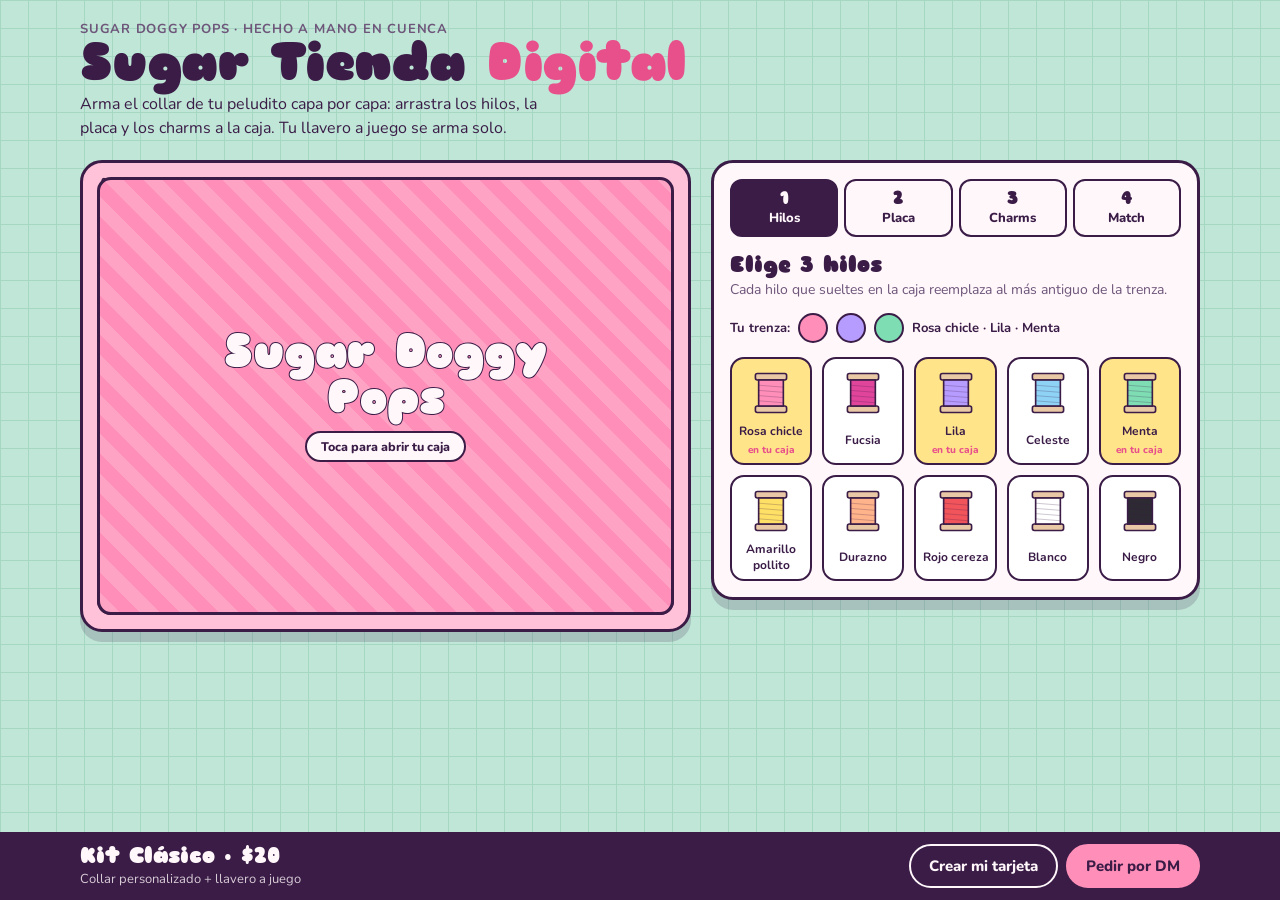
<file: studio/index.html>
<!doctype html>
<html lang="es">
<head>
<meta charset="utf-8">
<meta name="viewport" content="width=device-width,initial-scale=1,viewport-fit=cover">
<title>Sugar Tienda Digital</title>
<meta name="claude:viewport-fit-sides" content="cover">
<link rel="preconnect" href="https://fonts.googleapis.com">
<link rel="stylesheet" href="https://fonts.googleapis.com/css2?family=Sniglet:wght@400;800&family=Nunito:wght@500;700;800&display=swap">
<style>
/* Layout: a craft workbench seen from above — mint cutting mat, an open gift box in the middle holding the collar, trays of materials beside it. One deliberate pastel world, single theme by choice. */
:root{
  --mat:#BFE6D6;        /* cutting mat */
  --mat-line:#A6D7C3;
  --ink:#3A1C47;        /* deep plum, all text and outlines */
  --ink-soft:#6E557A;
  --pink:#FF8FB8;       /* brand candy pink */
  --pink-deep:#E8508C;
  --butter:#FFE48A;
  --lilac:#CDB6FF;
  --paper:#FFF7FA;
  --box:#FFC2D8;
  --silver:#CFD5DD;
  --display:"Sniglet","Arial Rounded MT Bold","Trebuchet MS",sans-serif;
  --body:"Nunito","Avenir Next","Segoe UI",system-ui,sans-serif;
  color-scheme:light;
}
*{box-sizing:border-box}
[hidden]{display:none!important}
html,body{min-height:100%}
body{
  margin:0;font-family:var(--body);color:var(--ink);font-size:15px;
  background-color:var(--mat);
  background-image:
    linear-gradient(var(--mat-line) 1px,transparent 1px),
    linear-gradient(90deg,var(--mat-line) 1px,transparent 1px);
  background-size:28px 28px;
  padding-left:max(16px,env(safe-area-inset-left,0px));
  padding-right:max(16px,env(safe-area-inset-right,0px));
  padding-block:20px 140px;
}
.wrap{max-width:1120px;margin:0 auto;display:grid;gap:20px}
header{display:flex;flex-wrap:wrap;align-items:flex-end;justify-content:space-between;gap:8px 20px}
h1{font-family:var(--display);font-weight:800;font-size:clamp(30px,6vw,52px);line-height:.95;margin:0;letter-spacing:-.01em;text-wrap:balance}
h1 span{color:var(--pink-deep)}
.tag{font-size:13px;font-weight:700;color:var(--ink-soft);letter-spacing:.06em;text-transform:uppercase}
.lede{margin:6px 0 0;max-width:46ch;font-size:16px;line-height:1.45}

.bench{display:grid;gap:20px;align-items:start}
@media (min-width:900px){.bench{grid-template-columns:minmax(0,1.25fr) minmax(0,1fr)}}

/* the gift box */
.stage{position:relative;background:var(--box);border:3px solid var(--ink);border-radius:22px;padding:14px;box-shadow:0 10px 0 rgba(58,28,71,.18)}
.ruler{height:22px;margin:0 4px 10px;border-bottom:2px solid var(--ink);
  background:
    repeating-linear-gradient(90deg,var(--ink) 0 2px,transparent 2px 40px) bottom/100% 14px no-repeat,
    repeating-linear-gradient(90deg,var(--ink) 0 1px,transparent 1px 8px) bottom/100% 6px no-repeat;
  display:flex;justify-content:space-between;font-size:10px;font-weight:800;color:var(--ink);line-height:1}
.inner{position:relative;background:var(--paper);border:3px solid var(--ink);border-radius:14px;overflow:hidden;
  background-image:radial-gradient(rgba(255,143,184,.28) 2px,transparent 2.5px);background-size:22px 22px}
.inner.over{outline:4px dashed var(--pink-deep);outline-offset:-10px}
.inner.pop{animation:pop .45s cubic-bezier(.3,1.6,.5,1)}
@keyframes pop{0%{transform:scale(1)}40%{transform:scale(1.025,.975)}100%{transform:scale(1)}}
#art{display:block;width:100%;height:auto;aspect-ratio:600/420;max-width:100%}
.hint{position:absolute;left:12px;bottom:10px;font-size:12px;font-weight:800;background:var(--butter);border:2px solid var(--ink);border-radius:999px;padding:3px 10px}
.lid{position:absolute;inset:14px;border-radius:14px;border:3px solid var(--ink);background:var(--pink);display:grid;place-items:center;text-align:center;cursor:pointer;z-index:3;
  transition:transform .8s cubic-bezier(.6,-0.3,.4,1.2),opacity .5s .4s;
  background-image:repeating-linear-gradient(45deg,rgba(255,255,255,.18) 0 14px,transparent 14px 28px)}
.lid b{font-family:var(--display);font-size:clamp(28px,6vw,46px);color:var(--paper);-webkit-text-stroke:2px var(--ink);paint-order:stroke;display:block;line-height:1}
.lid small{display:inline-block;margin-top:10px;font-weight:800;background:var(--paper);border:2px solid var(--ink);border-radius:999px;padding:5px 14px}
.lid.open{transform:translateY(-115%) rotate(-8deg);opacity:0;pointer-events:none}
.spark{position:absolute;width:12px;height:12px;pointer-events:none;z-index:4;
  background:var(--butter);clip-path:polygon(50% 0,62% 38%,100% 50%,62% 62%,50% 100%,38% 62%,0 50%,38% 38%);
  animation:spark .8s ease-out forwards}
@keyframes spark{from{transform:translate(0,0) scale(.4);opacity:1}to{transform:translate(var(--dx),var(--dy)) scale(1.3) rotate(90deg);opacity:0}}

/* trays */
.panel{background:var(--paper);border:3px solid var(--ink);border-radius:22px;padding:16px;display:grid;gap:14px;box-shadow:0 10px 0 rgba(58,28,71,.18)}
.steps{display:grid;grid-template-columns:repeat(4,1fr);gap:6px}
.steps button{font:800 13px var(--body);color:var(--ink);background:transparent;border:2px solid var(--ink);border-radius:12px;padding:8px 4px;cursor:pointer;display:grid;gap:2px;justify-items:center}
.steps button i{font-style:normal;font-family:var(--display);font-size:18px;line-height:1}
.steps button[aria-selected="true"]{background:var(--ink);color:var(--paper)}
.steps button.done:not([aria-selected="true"]) i::after{content:" ✓";color:var(--pink-deep)}
.trayhead h2{font-family:var(--display);font-weight:800;font-size:22px;margin:0}
.trayhead p{margin:2px 0 0;color:var(--ink-soft);font-size:14px}
.tray{display:grid;grid-template-columns:repeat(auto-fill,minmax(78px,1fr));gap:10px}
.item{touch-action:none;user-select:none;-webkit-user-select:none;font:700 12px var(--body);color:var(--ink);background:#fff;border:2px solid var(--ink);border-radius:14px;padding:8px 4px 6px;cursor:grab;display:grid;justify-items:center;gap:4px;transition:transform .15s}
.item:hover{transform:translateY(-2px) rotate(-1deg)}
.item:focus-visible,.steps button:focus-visible,.btn:focus-visible,.chip:focus-visible,input:focus-visible{outline:3px solid var(--pink-deep);outline-offset:2px}
.item svg{width:52px;height:52px;display:block}
.item.on{background:var(--butter)}
.item.on::after{content:"en tu caja";font-size:10px;font-weight:800;color:var(--pink-deep)}
.ghost{position:fixed;z-index:50;pointer-events:none;margin:0;transform:rotate(-6deg) scale(1.08);box-shadow:0 12px 20px rgba(58,28,71,.25);transition:none}
.ghost.fly{transition:all .35s cubic-bezier(.5,0,.7,1);opacity:0}
.slots{display:flex;gap:8px;align-items:center;flex-wrap:wrap;font-size:13px;font-weight:700}
.slot{width:30px;height:30px;border-radius:50%;border:2px solid var(--ink)}
.field{display:grid;gap:4px;font-weight:800;font-size:13px}
.field input{font:800 18px var(--display);letter-spacing:.04em;color:var(--ink);background:#fff;border:2px solid var(--ink);border-radius:12px;padding:9px 12px;width:100%;min-width:0}
.field small{font-weight:600;color:var(--ink-soft)}
.chips{display:flex;flex-wrap:wrap;gap:6px}
.chip{font:800 13px var(--body);color:var(--ink);background:#fff;border:2px solid var(--ink);border-radius:999px;padding:5px 12px;cursor:pointer}
.chip[aria-pressed="true"]{background:var(--lilac)}

/* order bar */
.bar{position:fixed;left:0;right:0;bottom:0;z-index:20;background:var(--ink);color:var(--paper);
  padding:12px max(16px,env(safe-area-inset-right,0px)) calc(12px + env(safe-area-inset-bottom,0px)) max(16px,env(safe-area-inset-left,0px))}
.bar .in{max-width:1120px;margin:0 auto;display:flex;flex-wrap:wrap;align-items:center;justify-content:space-between;gap:10px}
.kit b{font-family:var(--display);font-size:22px;display:block;line-height:1.05}
.kit span{font-size:13px;opacity:.8}
.actions{display:flex;gap:8px;flex-wrap:wrap}
.btn{font:800 15px var(--body);border:2px solid var(--paper);border-radius:999px;padding:10px 18px;cursor:pointer;background:transparent;color:var(--paper);text-decoration:none;display:inline-block}
.btn.solid{background:var(--pink);color:var(--ink);border-color:var(--pink)}

/* sheet */
.sheet{position:fixed;inset:0;z-index:60;background:rgba(58,28,71,.55);display:grid;place-items:center;
  padding:max(16px,env(safe-area-inset-top,0px)) max(16px,env(safe-area-inset-right,0px)) max(16px,env(safe-area-inset-bottom,0px)) max(16px,env(safe-area-inset-left,0px))}
.card{background:var(--paper);border:3px solid var(--ink);border-radius:22px;padding:18px;width:min(440px,100%);max-height:100%;overflow:auto;display:grid;gap:12px}
.card h3{font-family:var(--display);font-size:24px;margin:0}
.card img{width:100%;border-radius:14px;border:2px solid var(--ink)}
.card textarea{width:100%;min-height:190px;font:600 14px/1.45 var(--body);color:var(--ink);border:2px solid var(--ink);border-radius:12px;padding:10px;resize:vertical}
.card p{margin:0;font-size:14px;line-height:1.45}
.card .actions .btn{color:var(--ink);border-color:var(--ink)}
.card .actions .btn.solid{border-color:var(--ink)}
.note{font-size:12px;color:var(--ink-soft)}
@media (prefers-reduced-motion:reduce){*,*::before,*::after{animation:none!important;transition:none!important}}
</style>
</head>
<body>

<div class="wrap">
  <header>
    <div>
      <div class="tag">Sugar Doggy Pops · Hecho a mano en Cuenca</div>
      <h1>Sugar Tienda <span>Digital</span></h1>
      <p class="lede">Arma el collar de tu peludito capa por capa: arrastra los hilos, la placa y los charms a la caja. Tu llavero a juego se arma solo.</p>
    </div>
  </header>

  <div class="bench">
    <section class="stage" aria-label="Tu caja Sugar Doggy Pops">
      <div class="ruler" aria-hidden="true"><span>0</span><span>5</span><span>10</span><span>15</span><span>20</span><span>25 cm</span></div>
      <div class="inner" id="drop">
        <svg id="art" viewBox="0 0 600 420" role="img" aria-label="Vista previa del collar y llavero"></svg>
        <span class="hint" id="hint">Arrastra aquí ↓ o toca un material</span>
      </div>
      <div class="lid" id="lid" role="button" tabindex="0" aria-label="Abrir la caja">
        <div><b>Sugar Doggy<br>Pops</b><small>Toca para abrir tu caja</small></div>
      </div>
    </section>

    <section class="panel" aria-label="Materiales">
      <div class="steps" role="tablist" id="steps"></div>
      <div class="trayhead"><h2 id="tt"></h2><p id="td"></p></div>
      <div id="extra"></div>
      <div class="tray" id="tray"></div>
    </section>
  </div>
</div>

<div class="bar">
  <div class="in">
    <div class="kit"><b id="kitName">Kit Clásico · $20</b><span id="kitDesc">Collar personalizado + llavero a juego</span></div>
    <div class="actions">
      <button class="btn" id="shareBtn" type="button">Crear mi tarjeta</button>
      <button class="btn solid" id="orderBtn" type="button">Pedir por DM</button>
    </div>
  </div>
</div>

<div class="sheet" id="sheet" hidden>
  <div class="card" id="sheetCard" role="dialog" aria-modal="true"></div>
</div>

<script>
const INK='#3A1C47';
const THREADS=[
  {id:'rosa',name:'Rosa chicle',c:'#FF8FB8'},{id:'fucsia',name:'Fucsia',c:'#E0459B'},
  {id:'lila',name:'Lila',c:'#B79CFF'},{id:'celeste',name:'Celeste',c:'#8ED3F5'},
  {id:'menta',name:'Menta',c:'#7FDDB4'},{id:'pollito',name:'Amarillo pollito',c:'#FFE066'},
  {id:'durazno',name:'Durazno',c:'#FFB38A'},{id:'cereza',name:'Rojo cereza',c:'#F2545B'},
  {id:'blanco',name:'Blanco',c:'#FFFFFF'},{id:'negro',name:'Negro',c:'#2E2A33'}
];
const PLATES=[{id:'hueso',name:'Hueso'},{id:'corazon',name:'Corazón'},{id:'circulo',name:'Círculo'},{id:'estrella',name:'Estrella'}];
const CHARMS=[{id:'estrella',name:'Estrellita'},{id:'corazon',name:'Corazón'},{id:'mono',name:'Moño'},{id:'margarita',name:'Margarita'},{id:'cereza',name:'Cerezas'},{id:'brillo',name:'Brillito'},{id:'huesito',name:'Huesito'}];
const STEPS=[
  {id:'hilos',n:'1',label:'Hilos',t:'Elige 3 hilos',d:'Cada hilo que sueltes en la caja reemplaza al más antiguo de la trenza.'},
  {id:'placa',n:'2',label:'Placa',t:'Su placa con nombre',d:'Arrastra una forma y escribe el nombre de tu peludito.'},
  {id:'charms',n:'3',label:'Charms',t:'Charms decorativos',d:'Hasta 2. Con charms tu pedido pasa a Kit Full ($25). Toca uno puesto para quitarlo.'},
  {id:'match',n:'4',label:'Match',t:'Tu llavero a juego',d:'Misma trenza, tu palabra. Tú y tu peludito, siempre matchy.'}
];
const state={threads:['rosa','lila','menta'],plate:'corazon',name:'LOKI',phone:'',charms:[],word:'DOG MOM',step:'hilos',touched:new Set()};
const $=s=>document.querySelector(s);
const thread=id=>THREADS.find(t=>t.id===id);
const esc=s=>String(s).replace(/[&<>"]/g,c=>({'&':'&amp;','<':'&lt;','>':'&gt;','"':'&quot;'}[c]));

/* ---------- drawing ---------- */
function braidRing(cx,cy,r,cols){
  let s=`<circle cx="${cx}" cy="${cy}" r="${r}" fill="none" stroke="${INK}" stroke-width="32"/>`;
  s+=`<circle cx="${cx}" cy="${cy}" r="${r}" fill="none" stroke="${cols[0]}" stroke-width="26"/>`;
  const N=46;
  for(let i=0;i<N;i++){
    const a=i/N*Math.PI*2, t=a*180/Math.PI+90;
    const ox=cx+(r+6)*Math.cos(a), oy=cy+(r+6)*Math.sin(a);
    const ix=cx+(r-6)*Math.cos(a), iy=cy+(r-6)*Math.sin(a);
    s+=`<ellipse cx="${ox.toFixed(1)}" cy="${oy.toFixed(1)}" rx="9.5" ry="5.5" transform="rotate(${(t+38).toFixed(1)} ${ox.toFixed(1)} ${oy.toFixed(1)})" fill="${cols[i%3]}" stroke="rgba(58,28,71,.35)" stroke-width="1.2"/>`;
    s+=`<ellipse cx="${ix.toFixed(1)}" cy="${iy.toFixed(1)}" rx="9.5" ry="5.5" transform="rotate(${(t-38).toFixed(1)} ${ix.toFixed(1)} ${iy.toFixed(1)})" fill="${cols[(i+1)%3]}" stroke="rgba(58,28,71,.35)" stroke-width="1.2"/>`;
  }
  return s;
}
function braidLine(x,y1,y2,cols){
  let s=`<rect x="${x-15}" y="${y1}" width="30" height="${y2-y1}" rx="8" fill="${INK}"/><rect x="${x-12}" y="${y1+2}" width="24" height="${y2-y1-4}" rx="6" fill="${cols[0]}"/>`;
  for(let i=0,y=y1+7;y<y2-4;i++,y+=10){
    s+=`<ellipse cx="${x-5}" cy="${y}" rx="8.5" ry="5" transform="rotate(-38 ${x-5} ${y})" fill="${cols[i%3]}" stroke="rgba(58,28,71,.35)" stroke-width="1.2"/>`;
    s+=`<ellipse cx="${x+5}" cy="${y}" rx="8.5" ry="5" transform="rotate(38 ${x+5} ${y})" fill="${cols[(i+1)%3]}" stroke="rgba(58,28,71,.35)" stroke-width="1.2"/>`;
  }
  return s;
}
function starPts(R,r){let p=[];for(let i=0;i<10;i++){const a=-Math.PI/2+i*Math.PI/5,rr=i%2?r:R;p.push((rr*Math.cos(a)).toFixed(1)+','+(rr*Math.sin(a)).toFixed(1))}return p.join(' ')}
function plateShapes(shape,fill,stroke,sw){
  const a=`fill="${fill}" stroke="${stroke}" stroke-width="${sw}" stroke-linejoin="round"`;
  if(shape==='hueso') return `<rect x="-58" y="-21" width="116" height="42" rx="6" ${a}/><circle cx="-62" cy="-17" r="20" ${a}/><circle cx="-62" cy="17" r="20" ${a}/><circle cx="62" cy="-17" r="20" ${a}/><circle cx="62" cy="17" r="20" ${a}/>`;
  if(shape==='corazon') return `<path d="M0,46 C-92,-4 -60,-68 0,-30 C60,-68 92,-4 0,46Z" ${a}/>`;
  if(shape==='circulo') return `<circle r="44" ${a}/>`;
  return `<polygon points="${starPts(56,28)}" ${a}/>`;
}
const PLATE_W={hueso:150,corazon:96,circulo:78,estrella:58};
function plate(shape,x,y,text,s=1){
  const len=Math.max(text.length,1), w=PLATE_W[shape];
  const fs=Math.min(shape==='hueso'?34:26,w/(len*0.66));
  const ty=shape==='corazon'?2:shape==='estrella'?6:0;
  return `<g transform="translate(${x} ${y}) scale(${s})">${plateShapes(shape,INK,INK,8)}${plateShapes(shape,'#fff','none',0)}
  <text x="0" y="${ty}" text-anchor="middle" dominant-baseline="central" font-family="Sniglet,'Arial Rounded MT Bold',sans-serif" font-weight="800" font-size="${fs.toFixed(1)}" fill="${INK}">${esc(text)}</text></g>`;
}
function charm(id,x,y,s=1){
  const o=`stroke="${INK}" stroke-width="2.5" stroke-linejoin="round"`;
  let g='';
  if(id==='estrella') g=`<polygon points="${starPts(17,8)}" fill="#FFE066" ${o}/>`;
  else if(id==='corazon') g=`<path d="M0,15 C-26,-1 -18,-21 0,-9 C18,-21 26,-1 0,15Z" fill="#FF8FB8" ${o}/>`;
  else if(id==='mono') g=`<path d="M0,0 L-18,-11 L-18,11Z M0,0 L18,-11 L18,11Z" fill="#CDB6FF" ${o}/><circle r="5.5" fill="#CDB6FF" ${o}/>`;
  else if(id==='margarita'){for(let i=0;i<6;i++){const a=i*Math.PI/3;g+=`<circle cx="${(10*Math.cos(a)).toFixed(1)}" cy="${(10*Math.sin(a)).toFixed(1)}" r="7" fill="#fff" ${o}/>`}g+=`<circle r="6" fill="#FFE066" ${o}/>`}
  else if(id==='cereza') g=`<path d="M-7,4 Q-4,-14 4,-18 Q4,-6 9,6" fill="none" stroke="#3E9C6B" stroke-width="3" stroke-linecap="round"/><circle cx="-8" cy="8" r="8" fill="#F2545B" ${o}/><circle cx="9" cy="9" r="8" fill="#F2545B" ${o}/>`;
  else if(id==='brillo') g=`<path d="M0,-19 Q3,-3 19,0 Q3,3 0,19 Q-3,3 -19,0 Q-3,-3 0,-19Z" fill="#FFE48A" ${o}/>`;
  else g=`<g transform="scale(.26)">${plateShapes('hueso',INK,INK,14)}${plateShapes('hueso','#fff','none',0)}</g>`;
  return `<g transform="translate(${x} ${y}) scale(${s})">${g}</g>`;
}

function drawArt(){
  const cols=state.threads.map(id=>thread(id).c);
  const cx=215,cy=178,r=116;
  let s=`<g>`;
  // collar
  s+=braidRing(cx,cy,r,cols);
  // buckle
  s+=`<rect x="${cx-22}" y="${cy-r-24}" width="44" height="48" rx="9" fill="${'#CFD5DD'}" stroke="${INK}" stroke-width="3"/><rect x="${cx-12}" y="${cy-r-12}" width="24" height="24" rx="5" fill="#F4F6F9" stroke="${INK}" stroke-width="2.5"/>`;
  // charms hang beside the plate
  const ang=[42,138];
  state.charms.forEach((c,i)=>{
    const a=ang[i]*Math.PI/180, hx=cx+(r+10)*Math.cos(a), hy=cy+(r+10)*Math.sin(a);
    s+=`<line x1="${hx.toFixed(1)}" y1="${hy.toFixed(1)}" x2="${hx.toFixed(1)}" y2="${(hy+16).toFixed(1)}" stroke="${INK}" stroke-width="2.5"/>`;
    s+=`<circle cx="${hx.toFixed(1)}" cy="${hy.toFixed(1)}" r="5" fill="none" stroke="#B9C0CA" stroke-width="3"/>`;
    s+=charm(c,hx,hy+34,1.25);
  });
  // plate
  const py=cy+r+64;
  s+=`<circle cx="${cx}" cy="${cy+r+14}" r="9" fill="none" stroke="${INK}" stroke-width="7"/><circle cx="${cx}" cy="${cy+r+14}" r="9" fill="none" stroke="#CFD5DD" stroke-width="4"/>`;
  s+=plate(state.plate,cx,py,state.name||'NOMBRE',0.95);
  if(state.phone.trim()) s+=`<text x="${cx}" y="${py+60}" text-anchor="middle" font-family="Nunito,sans-serif" font-weight="800" font-size="12" fill="${INK}">atrás: ${esc(state.phone.trim())}</text>`;
  // keychain
  const kx=478;
  s+=`<circle cx="${kx}" cy="64" r="25" fill="none" stroke="${INK}" stroke-width="10"/><circle cx="${kx}" cy="64" r="25" fill="none" stroke="#CFD5DD" stroke-width="6"/>`;
  s+=braidLine(kx,86,228,cols);
  const word=(state.word||'DOG MOM').trim(), ww=Math.min(178,Math.max(90,word.length*17+28));
  s+=`<rect x="${kx-ww/2}" y="236" width="${ww}" height="48" rx="14" fill="#fff" stroke="${INK}" stroke-width="4"/>`;
  s+=`<text x="${kx}" y="261" text-anchor="middle" dominant-baseline="central" font-family="Sniglet,'Arial Rounded MT Bold',sans-serif" font-weight="800" font-size="${Math.min(24,(ww-20)/(word.length*.62)).toFixed(1)}" fill="${INK}">${esc(word)}</text>`;
  s+=`<text x="${kx}" y="312" text-anchor="middle" font-family="Nunito,sans-serif" font-weight="800" font-size="13" fill="${INK}" opacity=".6">llavero a juego</text>`;
  s+=`</g>`;
  $('#art').innerHTML=s;
}

/* ---------- trays ---------- */
function mini(inner,vb='-40 -40 80 80'){return `<svg viewBox="${vb}" aria-hidden="true">${inner}</svg>`}
function spool(c){return `<rect x="-24" y="-30" width="48" height="10" rx="3" fill="#E9C9A5" stroke="${INK}" stroke-width="2.5"/><rect x="-24" y="20" width="48" height="10" rx="3" fill="#E9C9A5" stroke="${INK}" stroke-width="2.5"/><rect x="-19" y="-20" width="38" height="40" fill="${c}" stroke="${INK}" stroke-width="2.5"/>`+[-12,-4,4,12].map(y=>`<line x1="-19" y1="${y}" x2="19" y2="${y+3}" stroke="rgba(58,28,71,.25)" stroke-width="1.5"/>`).join('')}

function renderSteps(){
  $('#steps').innerHTML=STEPS.map(st=>`<button type="button" role="tab" id="tab-${st.id}" aria-selected="${state.step===st.id}" class="${state.touched.has(st.id)?'done':''}" data-step="${st.id}"><i>${st.n}</i>${st.label}</button>`).join('');
}
function renderTray(){
  const st=STEPS.find(s=>s.id===state.step);
  $('#tt').textContent=st.t; $('#td').textContent=st.d;
  let extra='',items='';
  if(st.id==='hilos'){
    extra=`<div class="slots"><span>Tu trenza:</span>${state.threads.map(id=>`<span class="slot" title="${thread(id).name}" style="background:${thread(id).c}"></span>`).join('')}<span>${state.threads.map(id=>thread(id).name).join(' · ')}</span></div>`;
    items=THREADS.map(t=>`<button type="button" class="item ${state.threads.includes(t.id)?'on':''}" data-kind="hilo" data-v="${t.id}">${mini(spool(t.c))}${t.name}</button>`).join('');
  }else if(st.id==='placa'){
    extra=`<label class="field" for="nameIn">Nombre de tu peludito<input id="nameIn" maxlength="10" autocomplete="off" value="${esc(state.name)}"><small>Hasta 10 letras. Ejemplo cargado: LOKI.</small></label>
    <label class="field" for="phoneIn">Número atrás de la placa (opcional)<input id="phoneIn" inputmode="tel" maxlength="14" autocomplete="off" value="${esc(state.phone)}" placeholder="099 123 4567"><small>Incluido en el Kit Full ($25).</small></label>`;
    items=PLATES.map(p=>`<button type="button" class="item ${state.plate===p.id?'on':''}" data-kind="placa" data-v="${p.id}">${mini(`<g transform="scale(.42)">${plateShapes(p.id,INK,INK,8)}${plateShapes(p.id,'#fff','none',0)}</g>`)}${p.name}</button>`).join('');
  }else if(st.id==='charms'){
    items=CHARMS.map(c=>`<button type="button" class="item ${state.charms.includes(c.id)?'on':''}" data-kind="charm" data-v="${c.id}">${mini(charm(c.id,0,0,1.5))}${c.name}</button>`).join('');
  }else{
    const opts=['DOG MOM','CAT MOM','DOG DAD','BESTIE'];
    extra=`<label class="field" for="wordIn">Palabra de tu llavero<input id="wordIn" maxlength="10" autocomplete="off" value="${esc(state.word)}"><small>Tu nombre, DOG MOM, CAT MOM… tú eliges.</small></label>
    <div class="chips">${opts.map(o=>`<button type="button" class="chip" data-word="${o}" aria-pressed="${state.word===o}">${o}</button>`).join('')}</div>`;
  }
  $('#extra').innerHTML=extra; $('#tray').innerHTML=items; $('#tray').hidden=!items;
  const ni=$('#nameIn'); if(ni) ni.oninput=e=>{state.name=e.target.value.toUpperCase().slice(0,10);e.target.value=state.name;state.touched.add('placa');update(false)};
  const pi=$('#phoneIn'); if(pi) pi.oninput=e=>{state.phone=e.target.value;update(false)};
  const wi=$('#wordIn'); if(wi) wi.oninput=e=>{state.word=e.target.value.toUpperCase().slice(0,10);e.target.value=state.word;state.touched.add('match');update(false);document.querySelectorAll('.chip').forEach(c=>c.setAttribute('aria-pressed',c.dataset.word===state.word))};
}
function kit(){const full=state.charms.length>0||state.phone.trim()!=='';return full?{name:'Kit Full',price:25,desc:'Collar + 2 charms + número atrás + llavero a juego'}:{name:'Kit Clásico',price:20,desc:'Collar personalizado + llavero a juego'}}
function update(trays=true){
  drawArt();
  const k=kit(); $('#kitName').textContent=`${k.name} · $${k.price}`; $('#kitDesc').textContent=k.desc;
  if(trays){renderSteps();renderTray()} else renderSteps();
}

function apply(kind,v){
  if(kind==='hilo'){ if(state.threads.includes(v)) return; state.threads=[...state.threads.slice(1),v]; state.touched.add('hilos'); }
  if(kind==='placa'){ state.plate=v; state.touched.add('placa'); }
  if(kind==='charm'){
    if(state.charms.includes(v)) state.charms=state.charms.filter(c=>c!==v);
    else state.charms=[...state.charms,v].slice(-2);
    state.touched.add('charms');
  }
  update(); celebrate();
}
function celebrate(){
  const box=$('#drop'); box.classList.remove('pop'); void box.offsetWidth; box.classList.add('pop');
  $('#hint').hidden=true;
  const stage=$('.stage'), r=stage.getBoundingClientRect();
  for(let i=0;i<10;i++){
    const sp=document.createElement('span'); sp.className='spark';
    sp.style.left=(r.width*.37)+'px'; sp.style.top=(r.height*.5)+'px';
    const a=Math.random()*Math.PI*2, d=60+Math.random()*90;
    sp.style.setProperty('--dx',Math.cos(a)*d+'px'); sp.style.setProperty('--dy',Math.sin(a)*d+'px');
    stage.appendChild(sp); setTimeout(()=>sp.remove(),850);
  }
}

/* ---------- drag & drop (pointer) ---------- */
let drag=null;
function overDrop(x,y){const r=$('#drop').getBoundingClientRect();return x>=r.left&&x<=r.right&&y>=r.top&&y<=r.bottom}
$('#tray').addEventListener('pointerdown',e=>{
  const it=e.target.closest('.item'); if(!it) return;
  drag={it,x0:e.clientX,y0:e.clientY,ghost:null,id:e.pointerId}; it.setPointerCapture(e.pointerId);
});
$('#tray').addEventListener('pointermove',e=>{
  if(!drag||e.pointerId!==drag.id) return;
  if(!drag.ghost&&Math.hypot(e.clientX-drag.x0,e.clientY-drag.y0)>6){
    const r=drag.it.getBoundingClientRect(), g=drag.it.cloneNode(true);
    g.classList.add('ghost'); g.style.width=r.width+'px'; g.style.left=r.left+'px'; g.style.top=r.top+'px';
    drag.dx=e.clientX-r.left; drag.dy=e.clientY-r.top; document.body.appendChild(g); drag.ghost=g;
  }
  if(drag.ghost){drag.ghost.style.left=(e.clientX-drag.dx)+'px';drag.ghost.style.top=(e.clientY-drag.dy)+'px';$('#drop').classList.toggle('over',overDrop(e.clientX,e.clientY))}
});
function endDrag(e,cancel){
  if(!drag||e.pointerId!==drag.id) return;
  const {it,ghost}=drag; drag=null; $('#drop').classList.remove('over');
  if(!ghost){ if(!cancel) apply(it.dataset.kind,it.dataset.v); return; }
  if(!cancel&&overDrop(e.clientX,e.clientY)){
    const r=$('#drop').getBoundingClientRect();
    ghost.classList.add('fly'); ghost.style.left=(r.left+r.width*.33)+'px'; ghost.style.top=(r.top+r.height*.4)+'px';
    setTimeout(()=>{ghost.remove();apply(it.dataset.kind,it.dataset.v)},300);
  } else ghost.remove();
}
$('#tray').addEventListener('pointerup',e=>endDrag(e,false));
$('#tray').addEventListener('pointercancel',e=>endDrag(e,true));
$('#tray').addEventListener('keydown',e=>{const it=e.target.closest('.item');if(it&&(e.key==='Enter'||e.key===' ')){e.preventDefault();apply(it.dataset.kind,it.dataset.v)}});
$('#tray').addEventListener('click',e=>{if(e.detail===0){const it=e.target.closest('.item');if(it)apply(it.dataset.kind,it.dataset.v)}});

$('#steps').addEventListener('click',e=>{const b=e.target.closest('button');if(!b)return;state.step=b.dataset.step;if(b.dataset.step==='match')state.touched.add('match');update()});
$('#extra').addEventListener('click',e=>{const c=e.target.closest('.chip');if(!c)return;state.word=c.dataset.word;state.touched.add('match');update()});

/* ---------- lid ---------- */
const lid=$('#lid');
const openLid=()=>{if(!lid.classList.contains('open')){lid.classList.add('open');setTimeout(celebrate,450)}};
lid.addEventListener('click',openLid);
lid.addEventListener('keydown',e=>{if(e.key==='Enter'||e.key===' '){e.preventDefault();openLid()}});
setTimeout(openLid,matchMedia('(prefers-reduced-motion:reduce)').matches?0:1600);

/* ---------- order + share ---------- */
function orderText(){
  const k=kit();
  return [
    '¡Hola Sugar Doggy Pops! Quiero mi Kit Dúo Matchy 💖',
    `Kit: ${k.name} ($${k.price})`,
    `Nombre en la placa: ${state.name||'—'} (forma: ${PLATES.find(p=>p.id===state.plate).name})`,
    `Hilos: ${state.threads.map(id=>thread(id).name).join(', ')}`,
    `Charms: ${state.charms.length?state.charms.map(id=>CHARMS.find(c=>c.id===id).name).join(', '):'sin charms'}`,
    state.phone.trim()?`Número atrás de la placa: ${state.phone.trim()}`:null,
    `Llavero: ${state.word||'DOG MOM'}`,
    'Diseñado en Sugar Tienda Digital ✨'
  ].filter(Boolean).join('\n');
}
const sheet=$('#sheet'), card=$('#sheetCard');
function openSheet(html){card.innerHTML=html;sheet.hidden=false;card.querySelector('[data-close]')?.addEventListener('click',()=>sheet.hidden=true)}
sheet.addEventListener('click',e=>{if(e.target===sheet)sheet.hidden=true});
document.addEventListener('keydown',e=>{if(e.key==='Escape')sheet.hidden=true});

$('#orderBtn').addEventListener('click',()=>{
  const txt=orderText();
  openSheet(`<h3>Tu pedido está listo</h3>
  <p>Copia el mensaje y pégalo en el DM de <b>@sugardoggypops.ec</b>. Te respondemos con la confirmación y el envío a todo Ecuador.</p>
  <textarea id="orderTxt" aria-label="Mensaje del pedido" readonly>${esc(txt)}</textarea>
  <div class="actions"><button class="btn solid" id="copyBtn" type="button">Copiar pedido</button><a class="btn" href="https://ig.me/m/sugardoggypops.ec" target="_blank" rel="noopener">Abrir DM</a><button class="btn" data-close type="button">Seguir diseñando</button></div>
  <span class="note" id="copyNote"></span>`);
  $('#copyBtn').addEventListener('click',()=>{
    const ta=$('#orderTxt');
    navigator.clipboard?.writeText(txt).then(()=>{$('#copyNote').textContent='Copiado. Ahora ábrelo en el DM y pega.'}).catch(()=>{ta.focus();ta.select();$('#copyNote').textContent='Selecciona el texto y cópialo manualmente.'}) ?? (ta.select(),$('#copyNote').textContent='Selecciona el texto y cópialo manualmente.');
  });
});

$('#shareBtn').addEventListener('click',async()=>{
  openSheet(`<h3>Preparando tu tarjeta…</h3>`);
  try{
    const W=1080,H=1920,cv=document.createElement('canvas');cv.width=W;cv.height=H;const x=cv.getContext('2d');
    x.fillStyle='#BFE6D6';x.fillRect(0,0,W,H);
    x.strokeStyle='#A6D7C3';x.lineWidth=2;for(let i=0;i<W;i+=54){x.beginPath();x.moveTo(i,0);x.lineTo(i,H);x.stroke()}for(let j=0;j<H;j+=54){x.beginPath();x.moveTo(0,j);x.lineTo(W,j);x.stroke()}
    const rr=(X,Y,w,h,r,f,s)=>{x.beginPath();x.roundRect(X,Y,w,h,r);x.fillStyle=f;x.fill();if(s){x.lineWidth=8;x.strokeStyle=s;x.stroke()}};
    rr(70,330,940,1010,48,'#FFC2D8',INK); rr(110,370,860,930,32,'#FFF7FA',INK);
    const svg=new XMLSerializer().serializeToString($('#art')).replace('<svg','<svg width="1200" height="840"');
    const img=new Image(); img.src='data:image/svg+xml;charset=utf-8,'+encodeURIComponent(svg);
    await img.decode();
    x.drawImage(img,120,520,840,588);
    x.fillStyle=INK;x.textAlign='center';
    x.font='800 92px Sniglet, "Arial Rounded MT Bold", sans-serif';x.fillText(`${state.name||'Mi peludito'}`,W/2,200);
    x.font='800 44px Nunito, sans-serif';x.fillText('ya tiene su collar Sugar ✨',W/2,270);
    x.font='800 40px Nunito, sans-serif';x.fillText(state.threads.map(id=>thread(id).name).join(' · '),W/2,460);
    const k=kit(); x.font='800 56px Sniglet, sans-serif';x.fillText(`${k.name} · $${k.price}`,W/2,1460);
    x.font='700 40px Nunito, sans-serif';x.fillText('Diseña el tuyo en Sugar Tienda Digital',W/2,1540);
    rr(290,1620,500,96,48,'#3A1C47');x.fillStyle='#FFF7FA';x.font='800 42px Nunito, sans-serif';x.fillText('@sugardoggypops.ec',W/2,1683);
    const url=cv.toDataURL('image/png');
    openSheet(`<h3>Tu tarjeta para historias</h3><img src="${url}" alt="Tarjeta con el diseño del collar de ${esc(state.name)}"><p>Mantén presionada la imagen para guardarla y súbela a tus historias etiquetando a <b>@sugardoggypops.ec</b>.</p><div class="actions"><button class="btn" data-close type="button">Cerrar</button></div>`);
  }catch(err){
    openSheet(`<h3>No se pudo crear la tarjeta</h3><p>Tu navegador bloqueó el dibujo de la imagen. Haz una captura de pantalla de la caja; se ve igual de bonita.</p><div class="actions"><button class="btn" data-close type="button">Cerrar</button></div>`);
  }
});

document.fonts?.ready.then(()=>drawArt());
update();
</script>
</body>
</html>
</file>
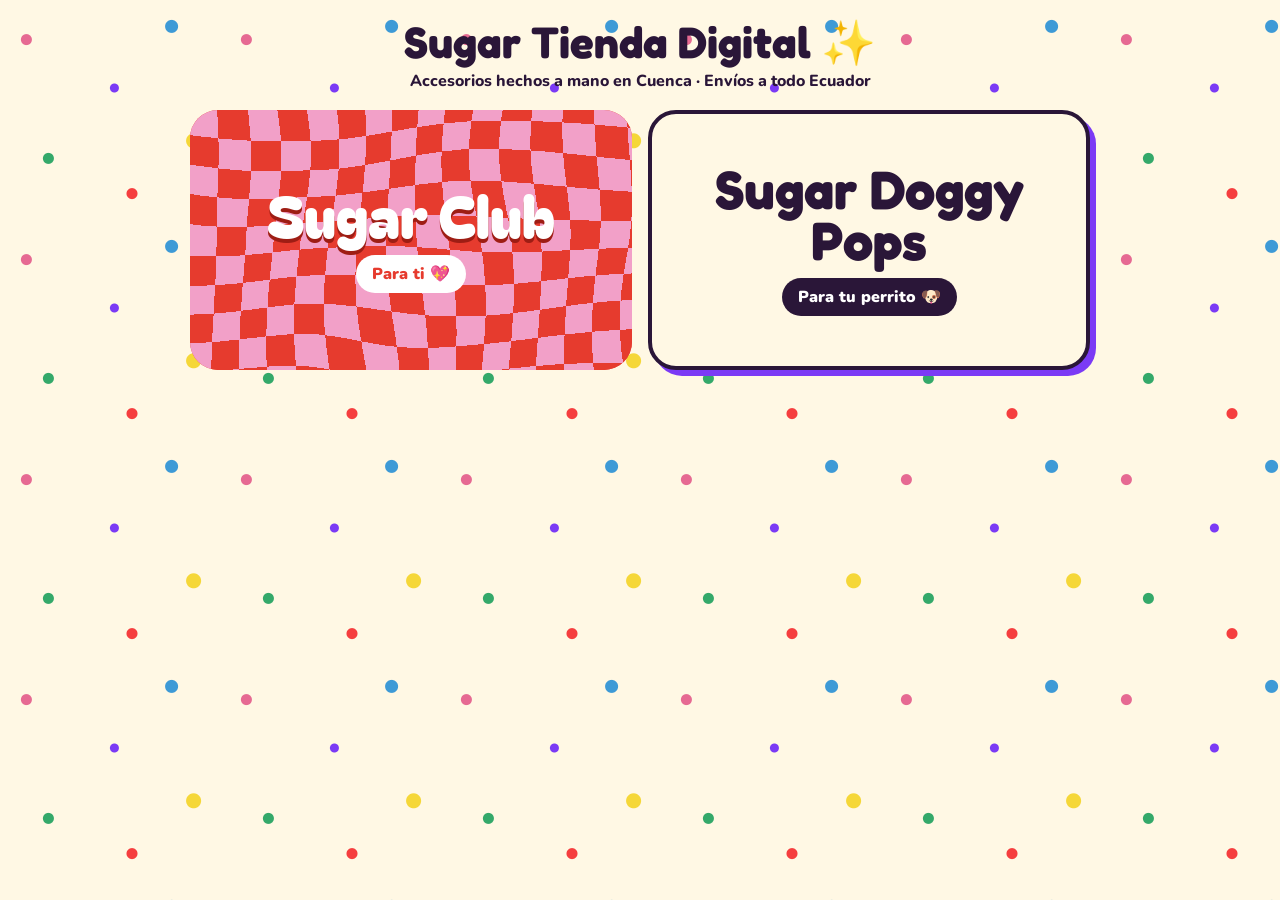
<file: sugar-web/index.html>
<!doctype html>
<html lang="es">
<head>
<meta charset="utf-8">
<meta name="viewport" content="width=device-width,initial-scale=1,viewport-fit=cover">
<title>Sugar Tienda Digital</title>
<meta name="description" content="Sugar Club y Sugar Doggy Pops: accesorios hechos a mano en Cuenca, Ecuador.">
<meta name="theme-color" content="#FFF8E4">
<meta property="og:title" content="Sugar Tienda Digital">
<meta property="og:description" content="Sugar Club y Sugar Doggy Pops: accesorios hechos a mano en Cuenca, Ecuador.">
<link rel="preconnect" href="https://fonts.googleapis.com"><link rel="preconnect" href="https://fonts.gstatic.com" crossorigin><link rel="stylesheet" href="https://fonts.googleapis.com/css2?family=Bagel+Fat+One&family=Fredoka:wght@500;700&family=Nunito:wght@600;800;900&display=swap">
<link rel="stylesheet" href="assets/css/sugar.css">
</head>
<body class="doggy" data-root="">
<svg width="0" height="0" style="position:absolute" aria-hidden="true"><filter id="wavy"><feTurbulence type="fractalNoise" baseFrequency="0.006" numOctaves="1" seed="4"/><feDisplacementMap in="SourceGraphic" scale="46"/></filter></svg>
<div class="bg" aria-hidden="true"></div>
<main>
<div class="home-head"><h1>Sugar Tienda Digital ✨</h1><p>Accesorios hechos a mano en Cuenca · Envíos a todo Ecuador</p></div>
<div class="home">
  <a class="door club-door" href="club/index.html"><div><b>Sugar Club</b><span>Para ti 💖</span></div></a>
  <a class="door doggy-door" href="doggy/index.html"><div><b>Sugar Doggy Pops</b><span>Para tu perrito 🐶</span></div></a>
</div>
</main>
<script src="assets/js/sugar.js"></script>

</body>
</html>
</file>
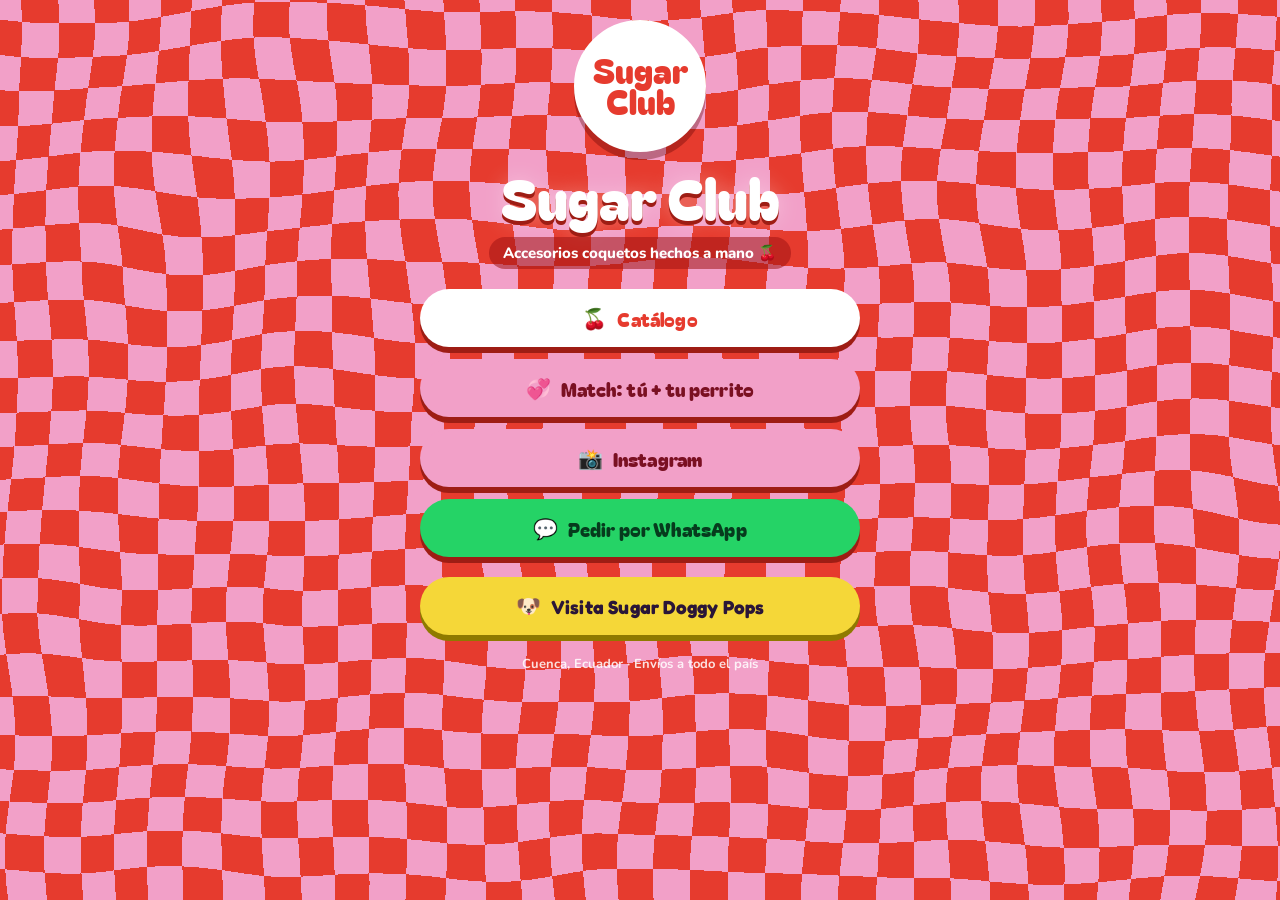
<file: sugar-web/club/index.html>
<!doctype html>
<html lang="es">
<head>
<meta charset="utf-8">
<meta name="viewport" content="width=device-width,initial-scale=1,viewport-fit=cover">
<title>Sugar Club</title>
<meta name="description" content="Collares, aretes y lazos hechos a mano en Cuenca. Pide por WhatsApp.">
<meta name="theme-color" content="#E63B2E">
<meta property="og:title" content="Sugar Club">
<meta property="og:description" content="Collares, aretes y lazos hechos a mano en Cuenca. Pide por WhatsApp.">
<link rel="preconnect" href="https://fonts.googleapis.com"><link rel="preconnect" href="https://fonts.gstatic.com" crossorigin><link rel="stylesheet" href="https://fonts.googleapis.com/css2?family=Bagel+Fat+One&family=Fredoka:wght@500;700&family=Nunito:wght@600;800;900&display=swap">
<link rel="stylesheet" href="../assets/css/sugar.css">
</head>
<body class="club" data-root="../">
<svg width="0" height="0" style="position:absolute" aria-hidden="true"><filter id="wavy"><feTurbulence type="fractalNoise" baseFrequency="0.006" numOctaves="1" seed="4"/><feDisplacementMap in="SourceGraphic" scale="46"/></filter></svg>
<div class="bg" aria-hidden="true"></div>
<main class="tree">
  <div class="logo"><!-- Reemplaza por: <img src="../assets/img/logo-club.png" alt="Sugar Club"> -->Sugar<br>Club</div>
  <h1 class="brand-name">Sugar Club</h1>
  <p class="tagline">Accesorios coquetos hechos a mano 🍒</p>
  <nav class="links" aria-label="Enlaces de Sugar Club">
    <a class="lbtn" href="catalogo.html"><span class="ico" aria-hidden="true">🍒</span>Catálogo</a>
    <a class="lbtn alt" href="../match.html"><span class="ico" aria-hidden="true">💞</span>Match: tú + tu perrito</a>
    <a class="lbtn alt" data-ig="club" href="https://instagram.com/sugarclub.ec"><span class="ico" aria-hidden="true">📸</span>Instagram</a>
    <a class="lbtn wa" data-wa="Hola Sugar Club 💖 quiero hacer un pedido" href="#whatsapp"><span class="ico" aria-hidden="true">💬</span>Pedir por WhatsApp</a>
    <a class="lbtn sister" href="../doggy/index.html"><span class="ico" aria-hidden="true">🐶</span>Visita Sugar Doggy Pops</a>
  </nav>
  <p class="fine">Cuenca, Ecuador · Envíos a todo el país</p>
</main>
<script src="../assets/js/sugar.js"></script>

</body>
</html>
</file>
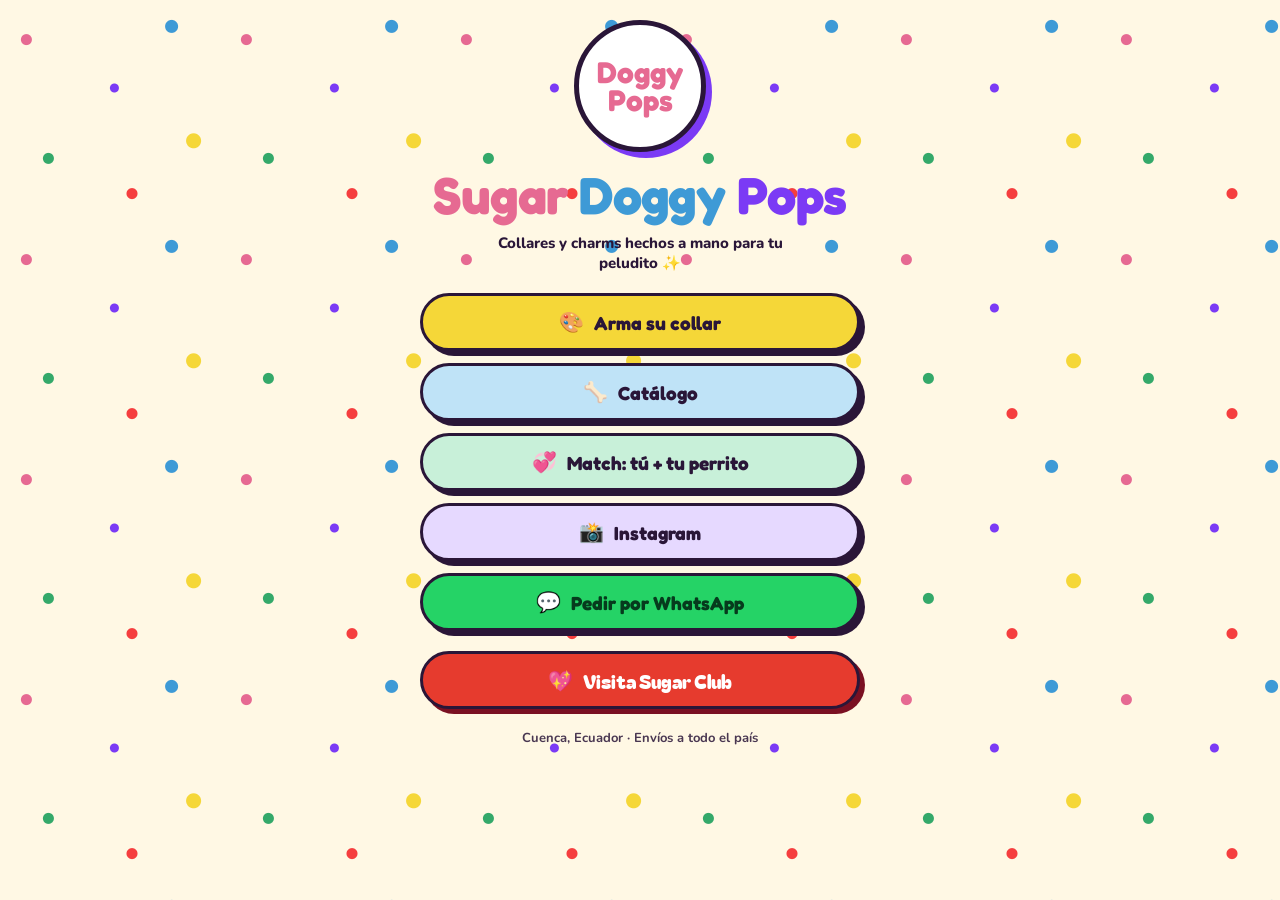
<file: sugar-web/doggy/index.html>
<!doctype html>
<html lang="es">
<head>
<meta charset="utf-8">
<meta name="viewport" content="width=device-width,initial-scale=1,viewport-fit=cover">
<title>Sugar Doggy Pops</title>
<meta name="description" content="Collares, charms y accesorios hechos a mano para tu perrito. Arma su collar y pide por WhatsApp.">
<meta name="theme-color" content="#F5D738">
<meta property="og:title" content="Sugar Doggy Pops">
<meta property="og:description" content="Collares, charms y accesorios hechos a mano para tu perrito. Arma su collar y pide por WhatsApp.">
<link rel="preconnect" href="https://fonts.googleapis.com"><link rel="preconnect" href="https://fonts.gstatic.com" crossorigin><link rel="stylesheet" href="https://fonts.googleapis.com/css2?family=Bagel+Fat+One&family=Fredoka:wght@500;700&family=Nunito:wght@600;800;900&display=swap">
<link rel="stylesheet" href="../assets/css/sugar.css">
</head>
<body class="doggy" data-root="../">
<svg width="0" height="0" style="position:absolute" aria-hidden="true"><filter id="wavy"><feTurbulence type="fractalNoise" baseFrequency="0.006" numOctaves="1" seed="4"/><feDisplacementMap in="SourceGraphic" scale="46"/></filter></svg>
<div class="bg" aria-hidden="true"></div>
<main class="tree">
  <div class="logo"><!-- Reemplaza por: <img src="../assets/img/logo-doggy.png" alt="Sugar Doggy Pops"> -->Doggy<br>Pops</div>
  <h1 class="brand-name"><span class="c1">Sugar</span> <span class="c2">Doggy</span> <span class="c4">Pops</span></h1>
  <p class="tagline">Collares y charms hechos a mano para tu peludito ✨</p>
  <nav class="links" aria-label="Enlaces de Sugar Doggy Pops">
    <a class="lbtn" href="arma-tu-collar.html"><span class="ico" aria-hidden="true">🎨</span>Arma su collar</a>
    <a class="lbtn" href="catalogo.html"><span class="ico" aria-hidden="true">🦴</span>Catálogo</a>
    <a class="lbtn" href="../match.html"><span class="ico" aria-hidden="true">💞</span>Match: tú + tu perrito</a>
    <a class="lbtn" data-ig="doggy" href="https://instagram.com/sugardoggypops.ec"><span class="ico" aria-hidden="true">📸</span>Instagram</a>
    <a class="lbtn wa" data-wa="Hola Sugar Doggy Pops 🐶 quiero hacer un pedido" href="#whatsapp"><span class="ico" aria-hidden="true">💬</span>Pedir por WhatsApp</a>
    <a class="lbtn sister" href="../club/index.html"><span class="ico" aria-hidden="true">💖</span>Visita Sugar Club</a>
  </nav>
  <p class="fine">Cuenca, Ecuador · Envíos a todo el país</p>
</main>
<script src="../assets/js/sugar.js"></script>

</body>
</html>
</file>
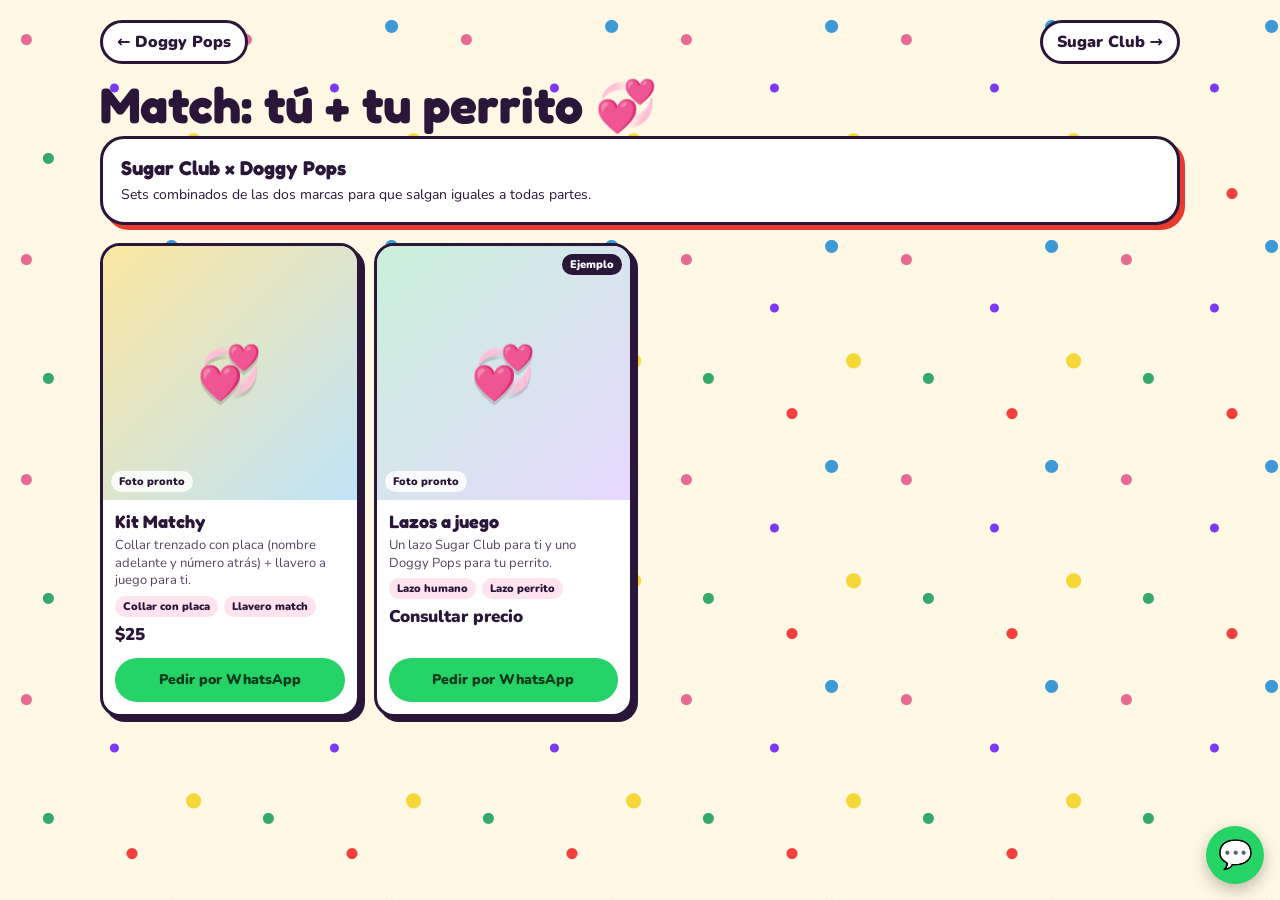
<file: sugar-web/match.html>
<!doctype html>
<html lang="es">
<head>
<meta charset="utf-8">
<meta name="viewport" content="width=device-width,initial-scale=1,viewport-fit=cover">
<title>Match · Sugar</title>
<meta name="description" content="Sets a juego de Sugar Club y Sugar Doggy Pops: tú + tu perrito.">
<meta name="theme-color" content="#F2A0C8">
<meta property="og:title" content="Match · Sugar">
<meta property="og:description" content="Sets a juego de Sugar Club y Sugar Doggy Pops: tú + tu perrito.">
<link rel="preconnect" href="https://fonts.googleapis.com"><link rel="preconnect" href="https://fonts.gstatic.com" crossorigin><link rel="stylesheet" href="https://fonts.googleapis.com/css2?family=Bagel+Fat+One&family=Fredoka:wght@500;700&family=Nunito:wght@600;800;900&display=swap">
<link rel="stylesheet" href="assets/css/sugar.css">
</head>
<body class="doggy" data-root="">
<svg width="0" height="0" style="position:absolute" aria-hidden="true"><filter id="wavy"><feTurbulence type="fractalNoise" baseFrequency="0.006" numOctaves="1" seed="4"/><feDisplacementMap in="SourceGraphic" scale="46"/></filter></svg>
<div class="bg" aria-hidden="true"></div>
<header class="top"><a class="back" href="doggy/index.html">← Doggy Pops</a><a class="back" href="club/index.html">Sugar Club →</a></header>
<h1 class="page-title">Match: tú + tu perrito 💞</h1>
<div class="match-band"><div><b>Sugar Club × Doggy Pops</b><p>Sets combinados de las dos marcas para que salgan iguales a todas partes.</p></div></div>
<main class="grid match" id="grid" aria-live="polite"></main>
<a class="fab" data-wa="Hola Sugar 💞 quiero un set match" href="#whatsapp" aria-label="Escribir por WhatsApp">💬</a>
<script src="assets/js/sugar.js"></script>
<script>Sugar.match({grid:document.getElementById("grid")});</script>
</body>
</html>
</file>
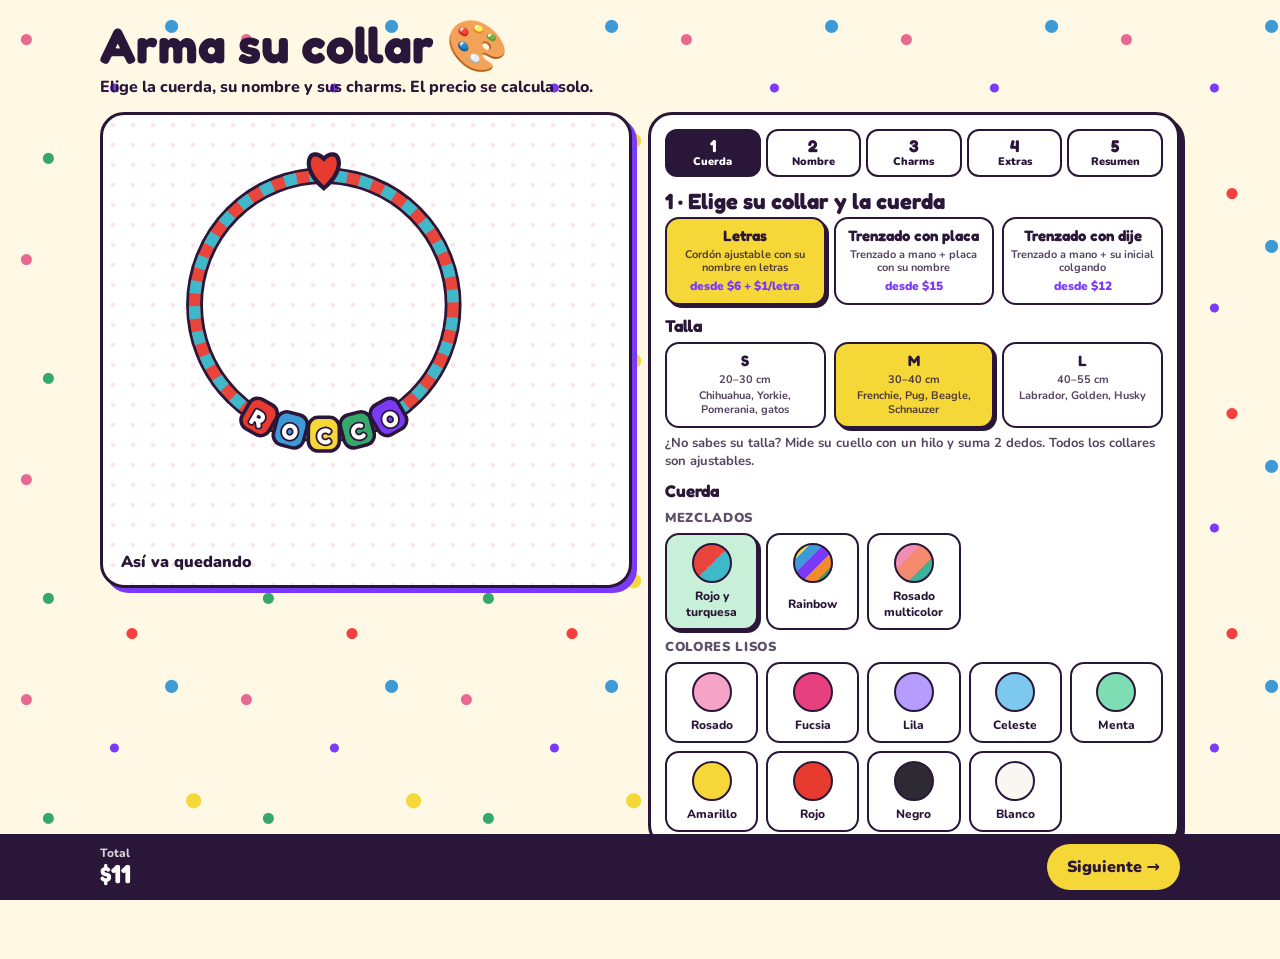
<file: admin-sugar/doggy/arma-tu-collar.html>
<!doctype html>
<html lang="es">
<head>
<meta charset="utf-8">
<meta name="viewport" content="width=device-width,initial-scale=1,viewport-fit=cover">
<title>Arma su collar · Sugar Doggy Pops</title>
<meta name="description" content="Diseña el collar de tu perrito: cuerda, nombre, charms y llavero match. Pide por WhatsApp.">
<meta name="theme-color" content="#F5D738">
<meta property="og:title" content="Catálogo · Sugar Doggy Pops">
<meta property="og:description" content="Diseña el collar de tu perrito: cuerda, nombre, charms y llavero match. Pide por WhatsApp.">
<link rel="preconnect" href="https://fonts.googleapis.com"><link rel="preconnect" href="https://fonts.gstatic.com" crossorigin><link rel="stylesheet" href="https://fonts.googleapis.com/css2?family=Bagel+Fat+One&family=Fredoka:wght@500;700&family=Nunito:wght@600;800;900&display=swap">
<link rel="stylesheet" href="../assets/css/sugar.css">
</head>
<body class="doggy" data-root="../">
<svg width="0" height="0" style="position:absolute" aria-hidden="true"><filter id="wavy"><feTurbulence type="fractalNoise" baseFrequency="0.006" numOctaves="1" seed="4"/><feDisplacementMap in="SourceGraphic" scale="46"/></filter></svg>
<div class="bg" aria-hidden="true"></div>
<h1 class="page-title">Arma su collar 🎨</h1>
<p class="page-sub">Elige la cuerda, su nombre y sus charms. El precio se calcula solo.</p>
<div class="builder" id="builder">
  <section class="stage" aria-label="Vista previa">
    <svg id="art" viewBox="0 0 360 300" role="img" aria-label="Vista previa del collar"></svg>
    <div class="live"><span>Así va quedando</span></div>
  </section>
  <section class="wiz" aria-label="Pasos">
    <div class="steps" role="tablist" id="steps"></div>
    <div id="panel"></div>
  </section>
</div>
<div class="cbar"><div class="in"><div class="t"><small>Total</small><b id="total">$0</b></div><button type="button" id="nextBtn">Siguiente →</button></div></div>
<script src="../assets/js/sugar.js"></script>
<script src="../assets/js/configurador.js"></script>
</body>
</html>
</file>
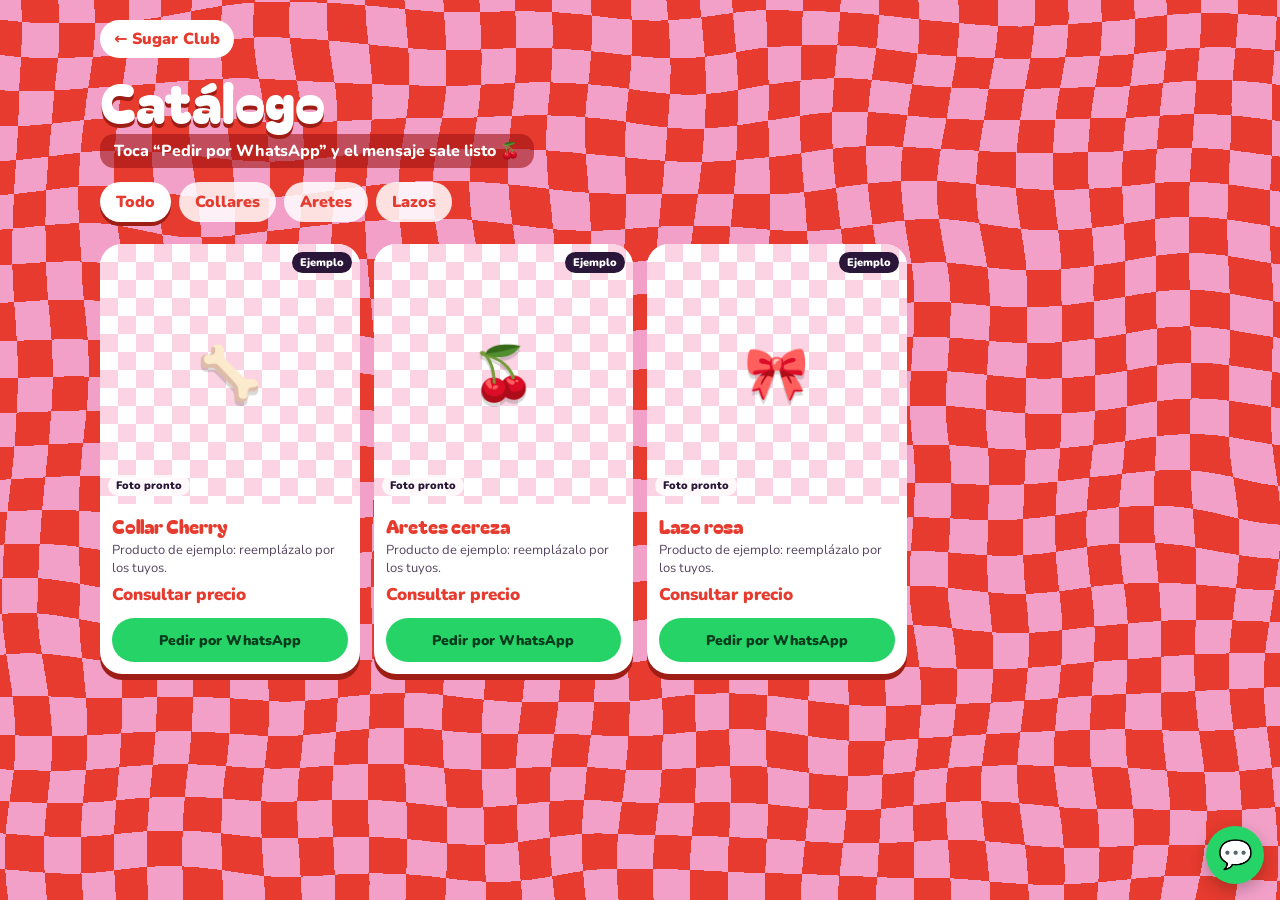
<file: sugar-web/club/catalogo.html>
<!doctype html>
<html lang="es">
<head>
<meta charset="utf-8">
<meta name="viewport" content="width=device-width,initial-scale=1,viewport-fit=cover">
<title>Catálogo · Sugar Club</title>
<meta name="description" content="Collares, aretes y lazos de Sugar Club.">
<meta name="theme-color" content="#E63B2E">
<meta property="og:title" content="Catálogo · Sugar Club">
<meta property="og:description" content="Collares, aretes y lazos de Sugar Club.">
<link rel="preconnect" href="https://fonts.googleapis.com"><link rel="preconnect" href="https://fonts.gstatic.com" crossorigin><link rel="stylesheet" href="https://fonts.googleapis.com/css2?family=Bagel+Fat+One&family=Fredoka:wght@500;700&family=Nunito:wght@600;800;900&display=swap">
<link rel="stylesheet" href="../assets/css/sugar.css">
</head>
<body class="club" data-root="../">
<svg width="0" height="0" style="position:absolute" aria-hidden="true"><filter id="wavy"><feTurbulence type="fractalNoise" baseFrequency="0.006" numOctaves="1" seed="4"/><feDisplacementMap in="SourceGraphic" scale="46"/></filter></svg>
<div class="bg" aria-hidden="true"></div>
<header class="top"><a class="back" href="index.html">← Sugar Club</a></header>
<h1 class="page-title">Catálogo</h1>
<p class="page-sub">Toca “Pedir por WhatsApp” y el mensaje sale listo 🍒</p>
<div class="chips" id="chips" role="toolbar" aria-label="Filtrar por categoría"></div>
<main class="grid" id="grid" aria-live="polite"></main>
<p class="empty-msg" hidden>No hay productos en esta categoría por ahora.</p>
<a class="fab" data-wa="Hola Sugar Club 💖 tengo una consulta" href="#whatsapp" aria-label="Escribir por WhatsApp">💬</a>
<script src="../assets/js/sugar.js"></script>
<script>Sugar.catalog({marca:"club",grid:document.getElementById("grid"),chips:document.getElementById("chips")});</script>
</body>
</html>
</file>
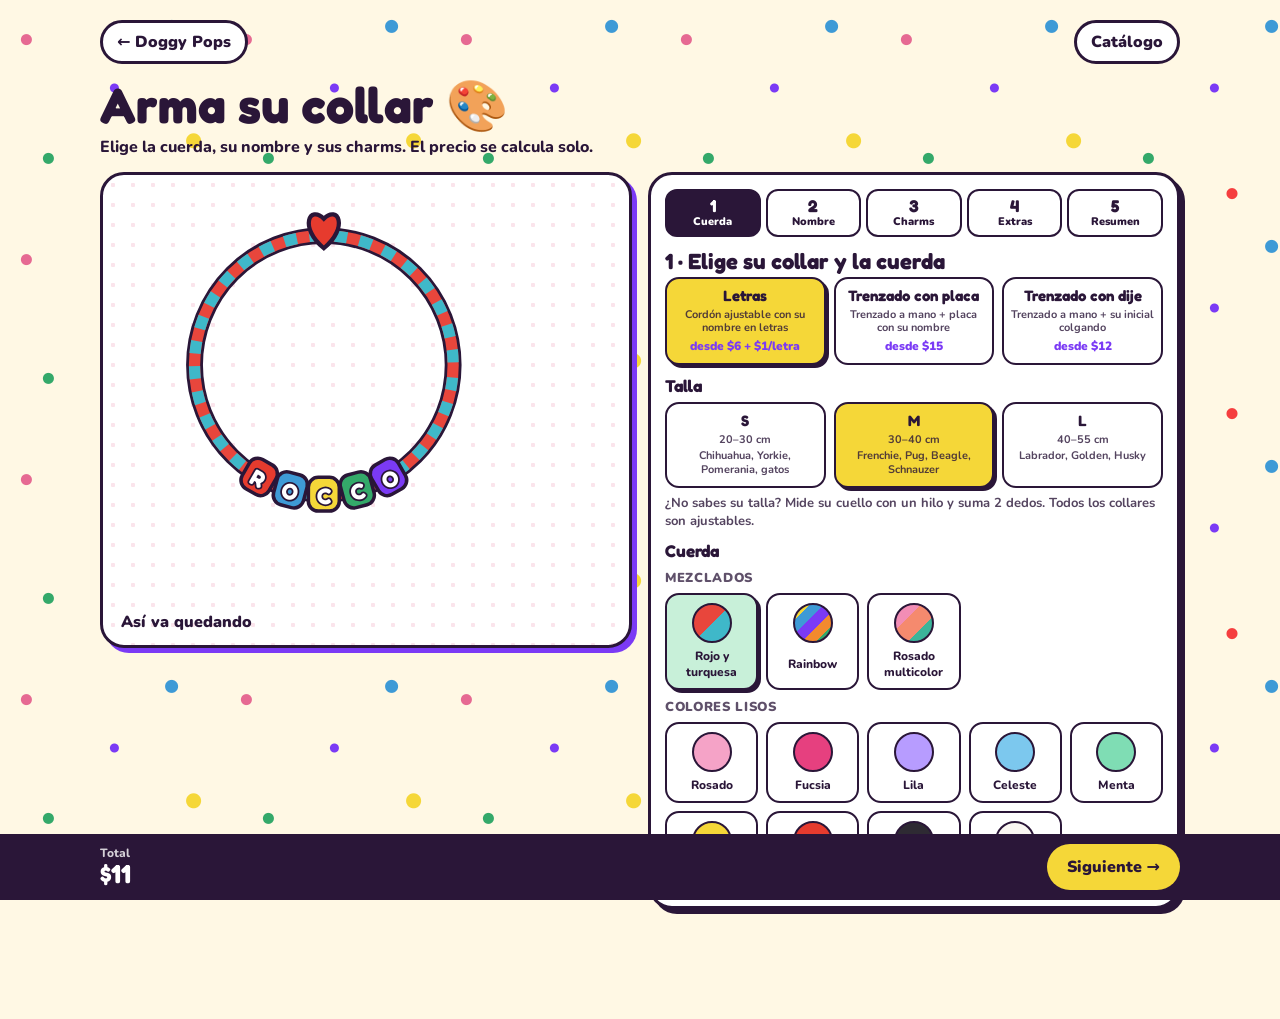
<file: sugar-web/doggy/arma-tu-collar.html>
<!doctype html>
<html lang="es">
<head>
<meta charset="utf-8">
<meta name="viewport" content="width=device-width,initial-scale=1,viewport-fit=cover">
<title>Arma su collar · Sugar Doggy Pops</title>
<meta name="description" content="Diseña el collar de tu perrito: cuerda, nombre, charms y llavero match. Pide por WhatsApp.">
<meta name="theme-color" content="#F5D738">
<meta property="og:title" content="Catálogo · Sugar Doggy Pops">
<meta property="og:description" content="Diseña el collar de tu perrito: cuerda, nombre, charms y llavero match. Pide por WhatsApp.">
<link rel="preconnect" href="https://fonts.googleapis.com"><link rel="preconnect" href="https://fonts.gstatic.com" crossorigin><link rel="stylesheet" href="https://fonts.googleapis.com/css2?family=Bagel+Fat+One&family=Fredoka:wght@500;700&family=Nunito:wght@600;800;900&display=swap">
<link rel="stylesheet" href="../assets/css/sugar.css">
</head>
<body class="doggy" data-root="../">
<svg width="0" height="0" style="position:absolute" aria-hidden="true"><filter id="wavy"><feTurbulence type="fractalNoise" baseFrequency="0.006" numOctaves="1" seed="4"/><feDisplacementMap in="SourceGraphic" scale="46"/></filter></svg>
<div class="bg" aria-hidden="true"></div>
<header class="top"><a class="back" href="index.html">← Doggy Pops</a><a class="back" href="catalogo.html">Catálogo</a></header>
<h1 class="page-title">Arma su collar 🎨</h1>
<p class="page-sub">Elige la cuerda, su nombre y sus charms. El precio se calcula solo.</p>
<div class="builder" id="builder">
  <section class="stage" aria-label="Vista previa">
    <svg id="art" viewBox="0 0 360 300" role="img" aria-label="Vista previa del collar"></svg>
    <div class="live"><span>Así va quedando</span></div>
  </section>
  <section class="wiz" aria-label="Pasos">
    <div class="steps" role="tablist" id="steps"></div>
    <div id="panel"></div>
  </section>
</div>
<div class="cbar"><div class="in"><div class="t"><small>Total</small><b id="total">$0</b></div><button type="button" id="nextBtn">Siguiente →</button></div></div>
<script src="../assets/js/sugar.js"></script>
<script src="../assets/js/configurador.js"></script>
</body>
</html>
</file>
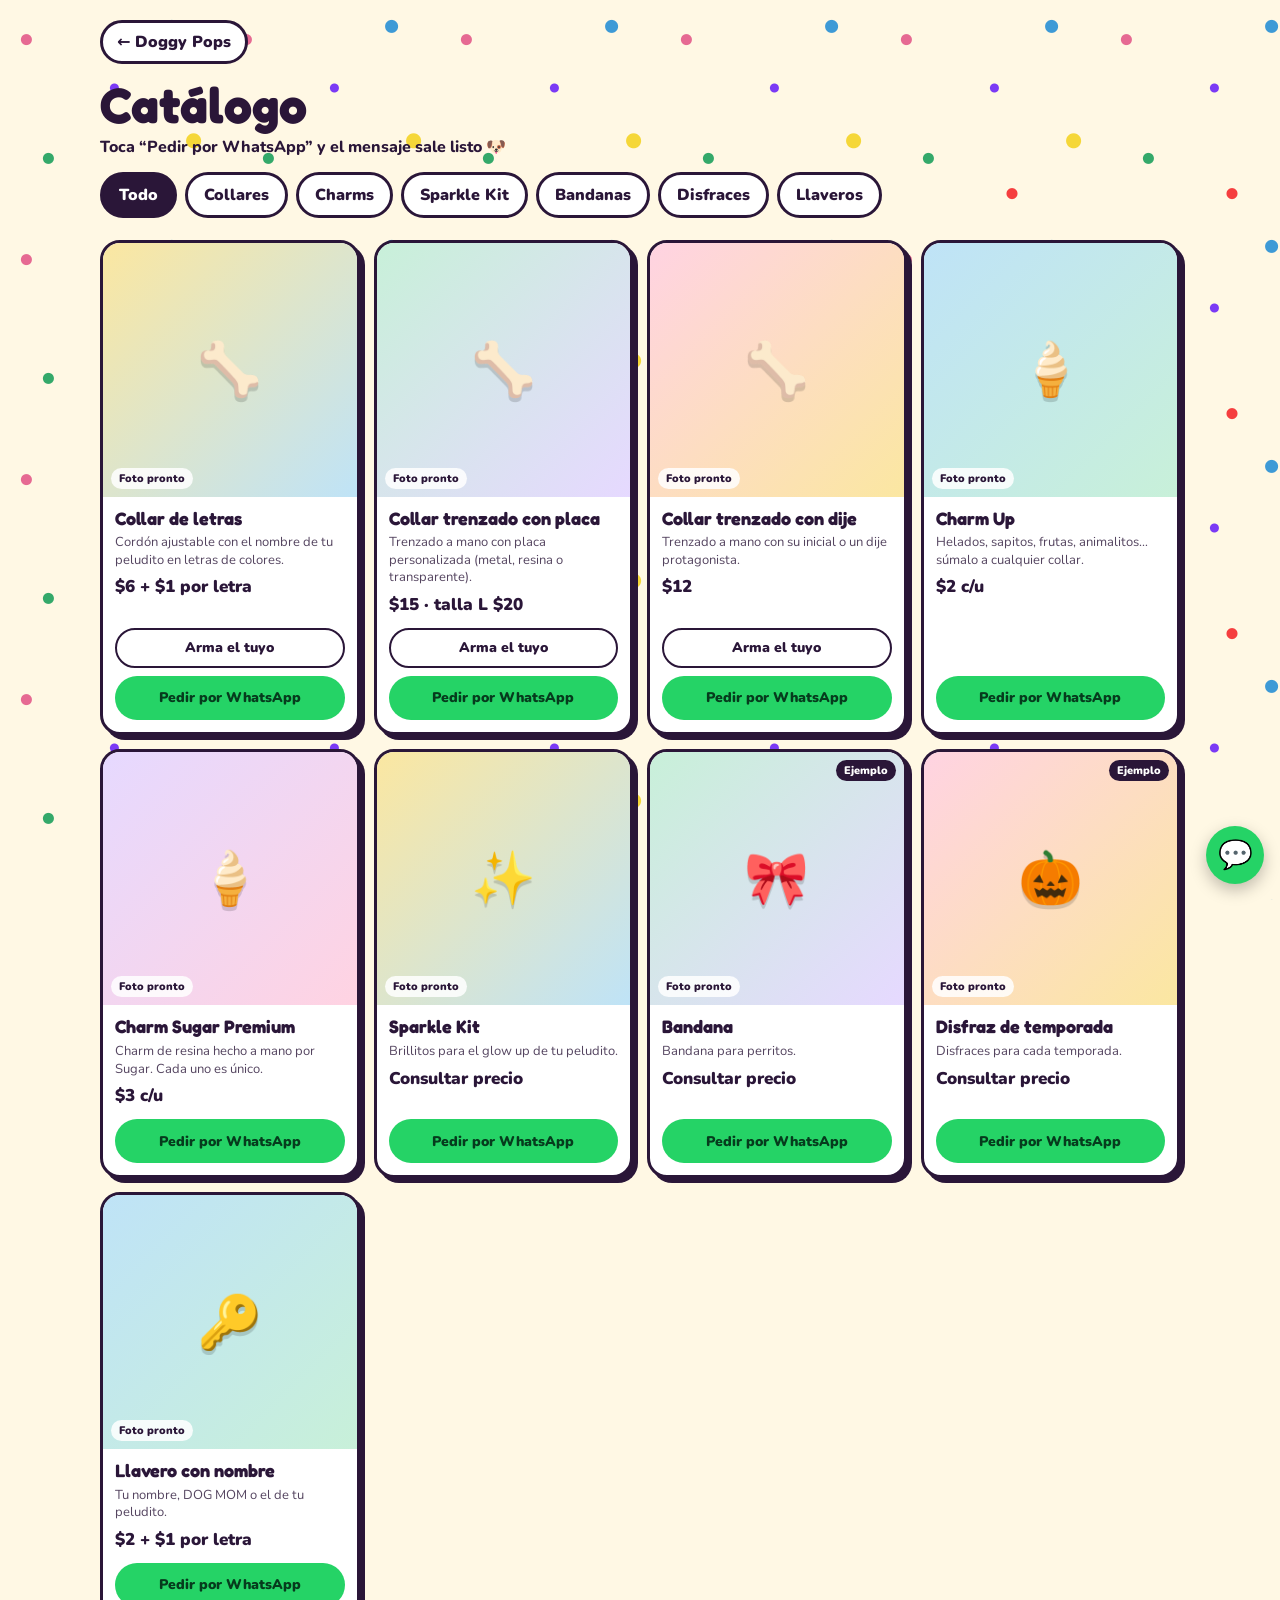
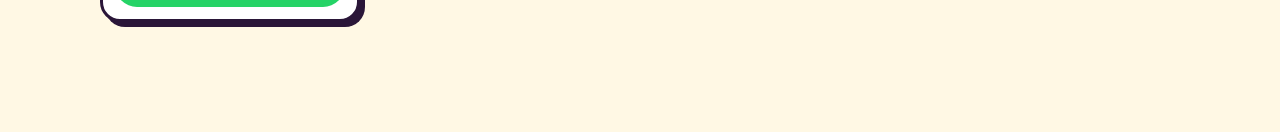
<file: sugar-web/doggy/catalogo.html>
<!doctype html>
<html lang="es">
<head>
<meta charset="utf-8">
<meta name="viewport" content="width=device-width,initial-scale=1,viewport-fit=cover">
<title>Catálogo · Sugar Doggy Pops</title>
<meta name="description" content="Collares, charms, Sparkle Kit, bandanas y más para tu perrito.">
<meta name="theme-color" content="#F5D738">
<meta property="og:title" content="Catálogo · Sugar Doggy Pops">
<meta property="og:description" content="Collares, charms, Sparkle Kit, bandanas y más para tu perrito.">
<link rel="preconnect" href="https://fonts.googleapis.com"><link rel="preconnect" href="https://fonts.gstatic.com" crossorigin><link rel="stylesheet" href="https://fonts.googleapis.com/css2?family=Bagel+Fat+One&family=Fredoka:wght@500;700&family=Nunito:wght@600;800;900&display=swap">
<link rel="stylesheet" href="../assets/css/sugar.css">
</head>
<body class="doggy" data-root="../">
<svg width="0" height="0" style="position:absolute" aria-hidden="true"><filter id="wavy"><feTurbulence type="fractalNoise" baseFrequency="0.006" numOctaves="1" seed="4"/><feDisplacementMap in="SourceGraphic" scale="46"/></filter></svg>
<div class="bg" aria-hidden="true"></div>
<header class="top"><a class="back" href="index.html">← Doggy Pops</a></header>
<h1 class="page-title">Catálogo</h1>
<p class="page-sub">Toca “Pedir por WhatsApp” y el mensaje sale listo 🐶</p>
<div class="chips" id="chips" role="toolbar" aria-label="Filtrar por categoría"></div>
<main class="grid" id="grid" aria-live="polite"></main>
<p class="empty-msg" hidden>No hay productos en esta categoría por ahora.</p>
<a class="fab" data-wa="Hola Sugar Doggy Pops 🐶 tengo una consulta" href="#whatsapp" aria-label="Escribir por WhatsApp">💬</a>
<script src="../assets/js/sugar.js"></script>
<script>Sugar.catalog({marca:"doggy",grid:document.getElementById("grid"),chips:document.getElementById("chips"),configurador:"arma-tu-collar.html"});</script>
</body>
</html>
</file>
<file: sugar-web/assets/css/sugar.css>
/* Sugar · one family, two personalities.
   Club: retro cherry, wavy red/pink checks, bold white type.
   Doggy: pop multicolor, sprinkles, rounded type. */
:root{
  --cherry:#E63B2E; --rosa:#F2A0C8; --white:#FFFFFF; --cream:#FFF6E9;
  --d-yellow:#F5D738; --d-blue:#3E9AD6; --d-green:#34A96A; --d-purple:#7B3AF5; --d-red:#F53E3E; --d-pink:#E66A92;
  --ink:#2A1638;
  --wa:#25D366;
  --f-club:"Bagel Fat One","Cooper Black","Arial Black",sans-serif;
  --f-doggy:"Fredoka","Arial Rounded MT Bold","Trebuchet MS",sans-serif;
  --f-body:"Nunito","Avenir Next","Segoe UI",system-ui,sans-serif;
  color-scheme:light;
}
*{box-sizing:border-box}
[hidden]{display:none!important}
html{-webkit-text-size-adjust:100%}
body{margin:0;min-height:100vh;font-family:var(--f-body);font-size:16px;color:var(--ink);background:var(--cream);
  padding-left:max(16px,env(safe-area-inset-left,0px));padding-right:max(16px,env(safe-area-inset-right,0px));
  padding-block:calc(20px + env(safe-area-inset-top,0px)) calc(110px + env(safe-area-inset-bottom,0px))}
a{color:inherit}
img{max-width:100%;display:block}
button{font:inherit;color:inherit}
:focus-visible{outline:3px solid var(--ink);outline-offset:3px}
@media (prefers-reduced-motion:reduce){*,*::before,*::after{animation:none!important;transition:none!important}}

/* ---------- backgrounds ---------- */
.bg{position:fixed;inset:0;z-index:-1;pointer-events:none;overflow:hidden}
.club .bg{background:var(--cherry)}
.club .bg::before{content:"";position:absolute;inset:-60px;
  background:repeating-conic-gradient(var(--cherry) 0 25%,var(--rosa) 0 50%) 0 0/72px 72px;filter:url(#wavy)}
.doggy{background:#FFF8E4}
.doggy .bg{background-color:#FFF8E4;background-image:
  radial-gradient(circle at 12% 18%,var(--d-pink) 0 5px,transparent 6px),
  radial-gradient(circle at 78% 12%,var(--d-blue) 0 6px,transparent 7px),
  radial-gradient(circle at 88% 64%,var(--d-yellow) 0 7px,transparent 8px),
  radial-gradient(circle at 22% 72%,var(--d-green) 0 5px,transparent 6px),
  radial-gradient(circle at 52% 40%,var(--d-purple) 0 4px,transparent 5px),
  radial-gradient(circle at 60% 88%,var(--d-red) 0 5px,transparent 6px);
  background-size:220px 220px}

/* ---------- link tree ---------- */
.tree{max-width:440px;margin:0 auto;display:grid;gap:14px;justify-items:center;text-align:center}
.logo{width:132px;height:132px;border-radius:50%;display:grid;place-items:center;overflow:hidden;background:var(--white)}
.logo img{width:100%;height:100%;object-fit:cover}
.club .logo{border:5px solid var(--white);box-shadow:0 8px 0 rgba(90,0,0,.35);color:var(--cherry);font:400 34px/0.9 var(--f-club)}
.doggy .logo{border:5px solid var(--ink);box-shadow:6px 6px 0 var(--d-purple);font:700 30px/0.95 var(--f-doggy);color:var(--d-pink)}
.brand-name{margin:4px 0 0;text-wrap:balance}
.club .brand-name{font:400 clamp(40px,11vw,56px)/0.95 var(--f-club);color:var(--white);text-shadow:0 4px 0 #9E1D14,0 0 22px rgba(255,255,255,.35)}
.doggy .brand-name{font:700 clamp(38px,10vw,52px)/0.95 var(--f-doggy);color:var(--ink);letter-spacing:-.01em}
.doggy .brand-name .c1{color:var(--d-pink)} .doggy .brand-name .c2{color:var(--d-blue)} .doggy .brand-name .c3{color:var(--d-green)} .doggy .brand-name .c4{color:var(--d-purple)}
.tagline{margin:0;font-weight:800;font-size:15px;max-width:34ch}
.club .tagline{color:var(--white);background:rgba(160,20,20,.55);padding:6px 14px;border-radius:999px}
.links{display:grid;gap:12px;width:100%;margin-top:6px}
.lbtn{display:flex;align-items:center;justify-content:center;gap:10px;min-height:58px;padding:12px 18px;border-radius:999px;text-decoration:none;font-weight:900;font-size:17px;transition:transform .12s}
.lbtn:active{transform:translateY(3px)}
.lbtn .ico{font-size:20px;line-height:1}
.club .lbtn{background:var(--white);color:var(--cherry);box-shadow:0 6px 0 #9E1D14;font-family:var(--f-club);font-weight:400;font-size:19px;letter-spacing:.01em}
.club .lbtn.alt{background:var(--rosa);color:#7A1022}
.club .lbtn.wa{background:var(--wa);color:#063B1D}
.doggy .lbtn{background:var(--white);border:3px solid var(--ink);box-shadow:5px 5px 0 var(--ink);font-family:var(--f-doggy);font-weight:700;font-size:19px}
.doggy .lbtn:nth-child(5n+1){background:var(--d-yellow)}
.doggy .lbtn:nth-child(5n+2){background:#BFE3F7}
.doggy .lbtn:nth-child(5n+3){background:#C8F0D9}
.doggy .lbtn:nth-child(5n+4){background:#E6D9FF}
.doggy .lbtn.wa{background:var(--wa);color:#063B1D}
.lbtn.sister{margin-top:8px}
.club .lbtn.sister{background:var(--d-yellow);color:var(--ink);box-shadow:0 6px 0 #8F7A00;font-family:var(--f-doggy);font-weight:700}
.doggy .lbtn.sister{background:var(--cherry);color:var(--white);font-family:var(--f-club);font-weight:400;box-shadow:5px 5px 0 #7A1022}
.fine{font-size:13px;font-weight:700;opacity:.85;margin:6px 0 0}
.club .fine{color:var(--white)}

/* ---------- page header ---------- */
.top{max-width:1080px;margin:0 auto 16px;display:flex;align-items:center;justify-content:space-between;gap:12px;flex-wrap:wrap}
.back{display:inline-flex;align-items:center;gap:6px;font-weight:900;text-decoration:none;padding:8px 14px;border-radius:999px}
.club .back{background:var(--white);color:var(--cherry)}
.doggy .back{background:var(--white);border:3px solid var(--ink)}
.page-title{margin:0 auto 6px;max-width:1080px;text-wrap:balance}
.club .page-title{font:400 clamp(34px,9vw,54px)/1 var(--f-club);color:var(--white);text-shadow:0 4px 0 #9E1D14}
.doggy .page-title{font:700 clamp(32px,8vw,50px)/1 var(--f-doggy)}
.page-sub{max-width:1080px;margin:0 auto 14px;font-weight:800}
.club .page-sub{color:var(--white);background:rgba(160,20,20,.6);display:table;padding:6px 14px;border-radius:14px;max-width:calc(100% - 0px)}
@media (min-width:1112px){.club .page-sub{margin-left:calc((100% - 1080px)/2)}}

/* ---------- catalog ---------- */
.chips{max-width:1080px;margin:0 auto 16px;display:flex;gap:8px;overflow-x:auto;padding-bottom:6px;scrollbar-width:none}
.chip{flex:none;border-radius:999px;padding:9px 16px;font-weight:900;cursor:pointer;border:0}
.club .chip{background:rgba(255,255,255,.85);color:var(--cherry)}
.club .chip[aria-pressed="true"]{background:var(--white);box-shadow:0 4px 0 #9E1D14}
.doggy .chip{background:var(--white);border:3px solid var(--ink)}
.doggy .chip[aria-pressed="true"]{background:var(--ink);color:var(--white)}
.grid{max-width:1080px;margin:0 auto;display:grid;grid-template-columns:repeat(2,minmax(0,1fr));gap:14px}
@media (min-width:720px){.grid{grid-template-columns:repeat(3,minmax(0,1fr))}}
@media (min-width:1000px){.grid{grid-template-columns:repeat(4,minmax(0,1fr))}}
.card{display:flex;flex-direction:column;overflow:hidden;background:var(--white);min-width:0}
.club .card{border-radius:22px;box-shadow:0 6px 0 #9E1D14}
.doggy .card{border-radius:20px;border:3px solid var(--ink);box-shadow:5px 5px 0 var(--ink)}
.ph{aspect-ratio:1/1;width:100%;display:grid;place-items:center;position:relative;overflow:hidden}
.ph img{width:100%;height:100%;object-fit:cover}
.ph .emo{font-size:52px;filter:drop-shadow(0 4px 0 rgba(0,0,0,.15))}
.ph .soon{position:absolute;bottom:8px;left:8px;font-size:11px;font-weight:900;background:rgba(255,255,255,.85);border-radius:999px;padding:3px 8px}
.club .ph.empty{background:repeating-conic-gradient(#FBD3E3 0 25%,#FFFFFF 0 50%) 0 0/36px 36px}
.doggy .ph.empty{background:linear-gradient(135deg,var(--c1,#FBE7A1),var(--c2,#BFE3F7))}
.tagx{position:absolute;top:8px;right:8px;font-size:11px;font-weight:900;padding:3px 8px;border-radius:999px;background:var(--ink);color:var(--white)}
.card .body{padding:12px;display:grid;gap:6px;flex:1;align-content:start}
.card h3{margin:0;font-size:16px;line-height:1.2}
.club .card h3{font:400 19px/1.1 var(--f-club);color:var(--cherry)}
.doggy .card h3{font:700 18px/1.1 var(--f-doggy)}
.card p{margin:0;font-size:13px;line-height:1.35;opacity:.8}
.price{font-weight:900;font-size:17px}
.club .price{color:var(--cherry)}
.card .acts{padding:0 12px 12px;display:grid;gap:8px}
.wa-btn{display:flex;align-items:center;justify-content:center;gap:6px;min-height:44px;border-radius:999px;background:var(--wa);color:#063B1D;font-weight:900;font-size:14px;text-decoration:none;border:0;cursor:pointer;padding:8px 10px;text-align:center}
.ghost-btn{display:flex;align-items:center;justify-content:center;min-height:40px;border-radius:999px;font-weight:900;font-size:14px;text-decoration:none;border:2px solid currentColor}
.empty-msg{max-width:1080px;margin:20px auto;font-weight:800;text-align:center}
.club .empty-msg{color:var(--white)}

/* ---------- floating WhatsApp + toast ---------- */
.fab{position:fixed;right:max(16px,env(safe-area-inset-right,0px));bottom:calc(16px + env(safe-area-inset-bottom,0px));z-index:30;width:58px;height:58px;border-radius:50%;display:grid;place-items:center;background:var(--wa);color:#fff;box-shadow:0 6px 16px rgba(0,0,0,.25);text-decoration:none;font-size:28px}
.toast{position:fixed;left:50%;bottom:calc(90px + env(safe-area-inset-bottom,0px));transform:translateX(-50%);z-index:60;background:var(--ink);color:var(--white);font-weight:800;font-size:14px;padding:12px 16px;border-radius:14px;max-width:min(420px,calc(100vw - 32px));text-align:center;box-shadow:0 8px 20px rgba(0,0,0,.25)}

/* ---------- home selector ---------- */
.home{max-width:900px;margin:0 auto;display:grid;gap:16px}
@media (min-width:760px){.home{grid-template-columns:1fr 1fr}}
.door{position:relative;overflow:hidden;border-radius:28px;min-height:260px;display:grid;place-items:center;text-align:center;text-decoration:none;padding:28px 18px;isolation:isolate}
.door.club-door{background:var(--cherry);color:var(--white)}
.door.club-door::before{content:"";position:absolute;inset:-40px;z-index:-1;background:repeating-conic-gradient(var(--cherry) 0 25%,var(--rosa) 0 50%) 0 0/60px 60px;filter:url(#wavy)}
.door.doggy-door{background:#FFF8E4;border:4px solid var(--ink);box-shadow:6px 6px 0 var(--d-purple)}
.door b{display:block}
.club-door b{font:400 clamp(40px,10vw,58px)/0.95 var(--f-club);text-shadow:0 4px 0 #9E1D14}
.doggy-door b{font:700 clamp(38px,9vw,54px)/0.95 var(--f-doggy)}
.door span{display:inline-block;margin-top:12px;font-weight:900;border-radius:999px;padding:8px 16px}
.club-door span{background:var(--white);color:var(--cherry)}
.doggy-door span{background:var(--ink);color:var(--white)}
.home-head{text-align:center;max-width:900px;margin:0 auto 18px}
.home-head h1{font:700 clamp(30px,7vw,44px)/1 var(--f-doggy);margin:0}
.home-head p{margin:6px 0 0;font-weight:800}

/* ---------- match ---------- */
.match-band{max-width:1080px;margin:0 auto 18px;border-radius:24px;padding:18px;display:flex;gap:14px;align-items:center;flex-wrap:wrap;background:var(--white);border:3px solid var(--ink);box-shadow:5px 5px 0 var(--cherry)}
.match-band b{font:700 20px/1.1 var(--f-doggy)}
.match-band p{margin:4px 0 0;font-size:14px}
.match .incl{display:flex;flex-wrap:wrap;gap:6px}
.match .incl span{font-size:11px;font-weight:900;border-radius:999px;padding:3px 8px;background:#FFE3EE}

/* ---------- configurador ---------- */
.builder{max-width:1080px;margin:0 auto;display:grid;gap:16px;align-items:start}
@media (min-width:900px){.builder{grid-template-columns:minmax(0,1fr) minmax(0,1fr)}.stage{position:sticky;top:16px}}
.stage{background:var(--white);border:3px solid var(--ink);border-radius:24px;box-shadow:5px 5px 0 var(--d-purple);padding:10px;
  background-image:radial-gradient(rgba(230,106,146,.18) 2px,transparent 2.5px);background-size:20px 20px}
#art{display:block;width:100%;height:auto;aspect-ratio:360/300;max-width:100%}
.stage .live{display:flex;justify-content:space-between;align-items:center;padding:4px 8px 2px;font-weight:900}
.stage .live b{font:700 26px var(--f-doggy)}
.wiz{background:var(--white);border:3px solid var(--ink);border-radius:24px;box-shadow:5px 5px 0 var(--ink);padding:14px;display:grid;gap:12px;min-width:0}
.steps{display:grid;grid-template-columns:repeat(5,minmax(0,1fr));gap:5px}
.steps button{border:2px solid var(--ink);border-radius:12px;background:#fff;padding:6px 2px;font-size:11px;font-weight:900;display:grid;justify-items:center;cursor:pointer}
.steps button b{font:700 17px/1 var(--f-doggy)}
.steps button[aria-selected="true"]{background:var(--ink);color:#fff}
#panel h2{font:700 22px/1.1 var(--f-doggy);margin:0 0 4px}
#panel h3{font:700 17px var(--f-doggy);margin:10px 0 6px}
#panel h3 small{font:800 12px var(--f-body);opacity:.7}
.sub{margin:8px 0 6px;font-weight:900;font-size:13px;text-transform:uppercase;letter-spacing:.05em;opacity:.75}
.note{font-size:13px;font-weight:700;opacity:.8;margin:6px 0 0;line-height:1.4}
.opts3{display:grid;grid-template-columns:repeat(3,minmax(0,1fr));gap:8px}
.opt{border:2px solid var(--ink);border-radius:14px;background:#fff;padding:9px 6px;text-align:center;display:grid;gap:3px;cursor:pointer;align-content:start}
.opt b{font:700 15px/1.1 var(--f-doggy)}
.opt small{font-size:11px;font-weight:700;opacity:.8;line-height:1.25}
.opt .from{font-size:12px;font-weight:900;color:var(--d-purple)}
.opt[aria-pressed="true"]{background:var(--d-yellow);box-shadow:3px 3px 0 var(--ink)}
.swatches,.charms{display:grid;grid-template-columns:repeat(auto-fill,minmax(84px,1fr));gap:8px}
.sw,.ch{border:2px solid var(--ink);border-radius:14px;background:#fff;padding:8px 4px;display:grid;justify-items:center;gap:5px;font-size:12px;font-weight:800;cursor:pointer;text-align:center}
.sw span{width:40px;height:40px;border-radius:50%;border:2px solid var(--ink)}
.ch svg{width:44px;height:44px}
.sw[aria-pressed="true"],.ch[aria-pressed="true"]{background:#C8F0D9;box-shadow:3px 3px 0 var(--ink)}
.field{display:grid;gap:5px;font-weight:900;font-size:14px;margin-top:6px}
.field input{font:700 20px var(--f-doggy);letter-spacing:.04em;border:3px solid var(--ink);border-radius:14px;padding:10px 12px;width:100%;min-width:0;color:var(--ink);background:#fff}
.toggle{width:100%;border:3px solid var(--ink);border-radius:999px;padding:12px;font-weight:900;background:#fff;cursor:pointer}
.toggle[aria-pressed="true"]{background:#C8F0D9}
.chipsx{display:flex;flex-wrap:wrap;gap:6px;margin-top:8px}
.doggy .chipsx .chip{padding:6px 12px;font-size:13px}
.sum{list-style:none;margin:0;padding:0;display:grid;gap:6px}
.sum li{display:flex;justify-content:space-between;gap:10px;font-weight:700;border-bottom:2px dashed #E6D9FF;padding-bottom:6px}
.sum li span{min-width:0}
.sum .tot{border:0;font:700 22px var(--f-doggy)}
.wa-btn.big{min-height:56px;font-size:17px;margin-top:10px}
.cbar{position:fixed;left:0;right:0;bottom:0;z-index:20;background:var(--ink);color:#fff;
  padding:10px max(16px,env(safe-area-inset-right,0px)) calc(10px + env(safe-area-inset-bottom,0px)) max(16px,env(safe-area-inset-left,0px))}
.cbar .in{max-width:1080px;margin:0 auto;display:flex;justify-content:space-between;align-items:center;gap:12px}
.cbar .t small{display:block;font-size:12px;opacity:.8;font-weight:800}
.cbar .t b{font:700 26px/1 var(--f-doggy)}
.cbar button{border:0;border-radius:999px;background:var(--d-yellow);color:var(--ink);font-weight:900;font-size:16px;padding:12px 20px;cursor:pointer}
</file>
<file: admin-sugar/assets/css/sugar.css>
/* Sugar · one family, two personalities.
   Club: retro cherry, wavy red/pink checks, bold white type.
   Doggy: pop multicolor, sprinkles, rounded type. */
:root{
  --cherry:#E63B2E; --rosa:#F2A0C8; --white:#FFFFFF; --cream:#FFF6E9;
  --d-yellow:#F5D738; --d-blue:#3E9AD6; --d-green:#34A96A; --d-purple:#7B3AF5; --d-red:#F53E3E; --d-pink:#E66A92;
  --ink:#2A1638;
  --wa:#25D366;
  --f-club:"Bagel Fat One","Cooper Black","Arial Black",sans-serif;
  --f-doggy:"Fredoka","Arial Rounded MT Bold","Trebuchet MS",sans-serif;
  --f-body:"Nunito","Avenir Next","Segoe UI",system-ui,sans-serif;
  color-scheme:light;
}
*{box-sizing:border-box}
[hidden]{display:none!important}
html{-webkit-text-size-adjust:100%}
body{margin:0;min-height:100vh;font-family:var(--f-body);font-size:16px;color:var(--ink);background:var(--cream);
  padding-left:max(16px,env(safe-area-inset-left,0px));padding-right:max(16px,env(safe-area-inset-right,0px));
  padding-block:calc(20px + env(safe-area-inset-top,0px)) calc(110px + env(safe-area-inset-bottom,0px))}
a{color:inherit}
img{max-width:100%;display:block}
button{font:inherit;color:inherit}
:focus-visible{outline:3px solid var(--ink);outline-offset:3px}
@media (prefers-reduced-motion:reduce){*,*::before,*::after{animation:none!important;transition:none!important}}

/* ---------- backgrounds ---------- */
.bg{position:fixed;inset:0;z-index:-1;pointer-events:none;overflow:hidden}
.club .bg{background:var(--cherry)}
.club .bg::before{content:"";position:absolute;inset:-60px;
  background:repeating-conic-gradient(var(--cherry) 0 25%,var(--rosa) 0 50%) 0 0/72px 72px;filter:url(#wavy)}
.doggy{background:#FFF8E4}
.doggy .bg{background-color:#FFF8E4;background-image:
  radial-gradient(circle at 12% 18%,var(--d-pink) 0 5px,transparent 6px),
  radial-gradient(circle at 78% 12%,var(--d-blue) 0 6px,transparent 7px),
  radial-gradient(circle at 88% 64%,var(--d-yellow) 0 7px,transparent 8px),
  radial-gradient(circle at 22% 72%,var(--d-green) 0 5px,transparent 6px),
  radial-gradient(circle at 52% 40%,var(--d-purple) 0 4px,transparent 5px),
  radial-gradient(circle at 60% 88%,var(--d-red) 0 5px,transparent 6px);
  background-size:220px 220px}

/* ---------- link tree ---------- */
.tree{max-width:440px;margin:0 auto;display:grid;gap:14px;justify-items:center;text-align:center}
.logo{width:132px;height:132px;border-radius:50%;display:grid;place-items:center;overflow:hidden;background:var(--white)}
.logo img{width:100%;height:100%;object-fit:cover}
.club .logo{border:5px solid var(--white);box-shadow:0 8px 0 rgba(90,0,0,.35);color:var(--cherry);font:400 34px/0.9 var(--f-club)}
.doggy .logo{border:5px solid var(--ink);box-shadow:6px 6px 0 var(--d-purple);font:700 30px/0.95 var(--f-doggy);color:var(--d-pink)}
.brand-name{margin:4px 0 0;text-wrap:balance}
.club .brand-name{font:400 clamp(40px,11vw,56px)/0.95 var(--f-club);color:var(--white);text-shadow:0 4px 0 #9E1D14,0 0 22px rgba(255,255,255,.35)}
.doggy .brand-name{font:700 clamp(38px,10vw,52px)/0.95 var(--f-doggy);color:var(--ink);letter-spacing:-.01em}
.doggy .brand-name .c1{color:var(--d-pink)} .doggy .brand-name .c2{color:var(--d-blue)} .doggy .brand-name .c3{color:var(--d-green)} .doggy .brand-name .c4{color:var(--d-purple)}
.tagline{margin:0;font-weight:800;font-size:15px;max-width:34ch}
.club .tagline{color:var(--white);background:rgba(160,20,20,.55);padding:6px 14px;border-radius:999px}
.links{display:grid;gap:12px;width:100%;margin-top:6px}
.lbtn{display:flex;align-items:center;justify-content:center;gap:10px;min-height:58px;padding:12px 18px;border-radius:999px;text-decoration:none;font-weight:900;font-size:17px;transition:transform .12s}
.lbtn:active{transform:translateY(3px)}
.lbtn .ico{font-size:20px;line-height:1}
.club .lbtn{background:var(--white);color:var(--cherry);box-shadow:0 6px 0 #9E1D14;font-family:var(--f-club);font-weight:400;font-size:19px;letter-spacing:.01em}
.club .lbtn.alt{background:var(--rosa);color:#7A1022}
.club .lbtn.wa{background:var(--wa);color:#063B1D}
.doggy .lbtn{background:var(--white);border:3px solid var(--ink);box-shadow:5px 5px 0 var(--ink);font-family:var(--f-doggy);font-weight:700;font-size:19px}
.doggy .lbtn:nth-child(5n+1){background:var(--d-yellow)}
.doggy .lbtn:nth-child(5n+2){background:#BFE3F7}
.doggy .lbtn:nth-child(5n+3){background:#C8F0D9}
.doggy .lbtn:nth-child(5n+4){background:#E6D9FF}
.doggy .lbtn.wa{background:var(--wa);color:#063B1D}
.lbtn.sister{margin-top:8px}
.club .lbtn.sister{background:var(--d-yellow);color:var(--ink);box-shadow:0 6px 0 #8F7A00;font-family:var(--f-doggy);font-weight:700}
.doggy .lbtn.sister{background:var(--cherry);color:var(--white);font-family:var(--f-club);font-weight:400;box-shadow:5px 5px 0 #7A1022}
.fine{font-size:13px;font-weight:700;opacity:.85;margin:6px 0 0}
.club .fine{color:var(--white)}

/* ---------- page header ---------- */
.top{max-width:1080px;margin:0 auto 16px;display:flex;align-items:center;justify-content:space-between;gap:12px;flex-wrap:wrap}
.back{display:inline-flex;align-items:center;gap:6px;font-weight:900;text-decoration:none;padding:8px 14px;border-radius:999px}
.club .back{background:var(--white);color:var(--cherry)}
.doggy .back{background:var(--white);border:3px solid var(--ink)}
.page-title{margin:0 auto 6px;max-width:1080px;text-wrap:balance}
.club .page-title{font:400 clamp(34px,9vw,54px)/1 var(--f-club);color:var(--white);text-shadow:0 4px 0 #9E1D14}
.doggy .page-title{font:700 clamp(32px,8vw,50px)/1 var(--f-doggy)}
.page-sub{max-width:1080px;margin:0 auto 14px;font-weight:800}
.club .page-sub{color:var(--white);background:rgba(160,20,20,.6);display:table;padding:6px 14px;border-radius:14px;max-width:calc(100% - 0px)}
@media (min-width:1112px){.club .page-sub{margin-left:calc((100% - 1080px)/2)}}

/* ---------- catalog ---------- */
.chips{max-width:1080px;margin:0 auto 16px;display:flex;gap:8px;overflow-x:auto;padding-bottom:6px;scrollbar-width:none}
.chip{flex:none;border-radius:999px;padding:9px 16px;font-weight:900;cursor:pointer;border:0}
.club .chip{background:rgba(255,255,255,.85);color:var(--cherry)}
.club .chip[aria-pressed="true"]{background:var(--white);box-shadow:0 4px 0 #9E1D14}
.doggy .chip{background:var(--white);border:3px solid var(--ink)}
.doggy .chip[aria-pressed="true"]{background:var(--ink);color:var(--white)}
.grid{max-width:1080px;margin:0 auto;display:grid;grid-template-columns:repeat(2,minmax(0,1fr));gap:14px}
@media (min-width:720px){.grid{grid-template-columns:repeat(3,minmax(0,1fr))}}
@media (min-width:1000px){.grid{grid-template-columns:repeat(4,minmax(0,1fr))}}
.card{display:flex;flex-direction:column;overflow:hidden;background:var(--white);min-width:0}
.club .card{border-radius:22px;box-shadow:0 6px 0 #9E1D14}
.doggy .card{border-radius:20px;border:3px solid var(--ink);box-shadow:5px 5px 0 var(--ink)}
.ph{aspect-ratio:1/1;width:100%;display:grid;place-items:center;position:relative;overflow:hidden}
.ph img{width:100%;height:100%;object-fit:cover}
.ph .emo{font-size:52px;filter:drop-shadow(0 4px 0 rgba(0,0,0,.15))}
.ph .soon{position:absolute;bottom:8px;left:8px;font-size:11px;font-weight:900;background:rgba(255,255,255,.85);border-radius:999px;padding:3px 8px}
.club .ph.empty{background:repeating-conic-gradient(#FBD3E3 0 25%,#FFFFFF 0 50%) 0 0/36px 36px}
.doggy .ph.empty{background:linear-gradient(135deg,var(--c1,#FBE7A1),var(--c2,#BFE3F7))}
.tagx{position:absolute;top:8px;right:8px;font-size:11px;font-weight:900;padding:3px 8px;border-radius:999px;background:var(--ink);color:var(--white)}
.card .body{padding:12px;display:grid;gap:6px;flex:1;align-content:start}
.card h3{margin:0;font-size:16px;line-height:1.2}
.club .card h3{font:400 19px/1.1 var(--f-club);color:var(--cherry)}
.doggy .card h3{font:700 18px/1.1 var(--f-doggy)}
.card p{margin:0;font-size:13px;line-height:1.35;opacity:.8}
.price{font-weight:900;font-size:17px}
.club .price{color:var(--cherry)}
.card .acts{padding:0 12px 12px;display:grid;gap:8px}
.wa-btn{display:flex;align-items:center;justify-content:center;gap:6px;min-height:44px;border-radius:999px;background:var(--wa);color:#063B1D;font-weight:900;font-size:14px;text-decoration:none;border:0;cursor:pointer;padding:8px 10px;text-align:center}
.ghost-btn{display:flex;align-items:center;justify-content:center;min-height:40px;border-radius:999px;font-weight:900;font-size:14px;text-decoration:none;border:2px solid currentColor}
.empty-msg{max-width:1080px;margin:20px auto;font-weight:800;text-align:center}
.club .empty-msg{color:var(--white)}

/* ---------- floating WhatsApp + toast ---------- */
.fab{position:fixed;right:max(16px,env(safe-area-inset-right,0px));bottom:calc(16px + env(safe-area-inset-bottom,0px));z-index:30;width:58px;height:58px;border-radius:50%;display:grid;place-items:center;background:var(--wa);color:#fff;box-shadow:0 6px 16px rgba(0,0,0,.25);text-decoration:none;font-size:28px}
.toast{position:fixed;left:50%;bottom:calc(90px + env(safe-area-inset-bottom,0px));transform:translateX(-50%);z-index:60;background:var(--ink);color:var(--white);font-weight:800;font-size:14px;padding:12px 16px;border-radius:14px;max-width:min(420px,calc(100vw - 32px));text-align:center;box-shadow:0 8px 20px rgba(0,0,0,.25)}

/* ---------- home selector ---------- */
.home{max-width:900px;margin:0 auto;display:grid;gap:16px}
@media (min-width:760px){.home{grid-template-columns:1fr 1fr}}
.door{position:relative;overflow:hidden;border-radius:28px;min-height:260px;display:grid;place-items:center;text-align:center;text-decoration:none;padding:28px 18px;isolation:isolate}
.door.club-door{background:var(--cherry);color:var(--white)}
.door.club-door::before{content:"";position:absolute;inset:-40px;z-index:-1;background:repeating-conic-gradient(var(--cherry) 0 25%,var(--rosa) 0 50%) 0 0/60px 60px;filter:url(#wavy)}
.door.doggy-door{background:#FFF8E4;border:4px solid var(--ink);box-shadow:6px 6px 0 var(--d-purple)}
.door b{display:block}
.club-door b{font:400 clamp(40px,10vw,58px)/0.95 var(--f-club);text-shadow:0 4px 0 #9E1D14}
.doggy-door b{font:700 clamp(38px,9vw,54px)/0.95 var(--f-doggy)}
.door span{display:inline-block;margin-top:12px;font-weight:900;border-radius:999px;padding:8px 16px}
.club-door span{background:var(--white);color:var(--cherry)}
.doggy-door span{background:var(--ink);color:var(--white)}
.home-head{text-align:center;max-width:900px;margin:0 auto 18px}
.home-head h1{font:700 clamp(30px,7vw,44px)/1 var(--f-doggy);margin:0}
.home-head p{margin:6px 0 0;font-weight:800}

/* ---------- match ---------- */
.match-band{max-width:1080px;margin:0 auto 18px;border-radius:24px;padding:18px;display:flex;gap:14px;align-items:center;flex-wrap:wrap;background:var(--white);border:3px solid var(--ink);box-shadow:5px 5px 0 var(--cherry)}
.match-band b{font:700 20px/1.1 var(--f-doggy)}
.match-band p{margin:4px 0 0;font-size:14px}
.match .incl{display:flex;flex-wrap:wrap;gap:6px}
.match .incl span{font-size:11px;font-weight:900;border-radius:999px;padding:3px 8px;background:#FFE3EE}

/* ---------- configurador ---------- */
.builder{max-width:1080px;margin:0 auto;display:grid;gap:16px;align-items:start}
@media (min-width:900px){.builder{grid-template-columns:minmax(0,1fr) minmax(0,1fr)}.stage{position:sticky;top:16px}}
.stage{background:var(--white);border:3px solid var(--ink);border-radius:24px;box-shadow:5px 5px 0 var(--d-purple);padding:10px;
  background-image:radial-gradient(rgba(230,106,146,.18) 2px,transparent 2.5px);background-size:20px 20px}
#art{display:block;width:100%;height:auto;aspect-ratio:360/300;max-width:100%}
.stage .live{display:flex;justify-content:space-between;align-items:center;padding:4px 8px 2px;font-weight:900}
.stage .live b{font:700 26px var(--f-doggy)}
.wiz{background:var(--white);border:3px solid var(--ink);border-radius:24px;box-shadow:5px 5px 0 var(--ink);padding:14px;display:grid;gap:12px;min-width:0}
.steps{display:grid;grid-template-columns:repeat(5,minmax(0,1fr));gap:5px}
.steps button{border:2px solid var(--ink);border-radius:12px;background:#fff;padding:6px 2px;font-size:11px;font-weight:900;display:grid;justify-items:center;cursor:pointer}
.steps button b{font:700 17px/1 var(--f-doggy)}
.steps button[aria-selected="true"]{background:var(--ink);color:#fff}
#panel h2{font:700 22px/1.1 var(--f-doggy);margin:0 0 4px}
#panel h3{font:700 17px var(--f-doggy);margin:10px 0 6px}
#panel h3 small{font:800 12px var(--f-body);opacity:.7}
.sub{margin:8px 0 6px;font-weight:900;font-size:13px;text-transform:uppercase;letter-spacing:.05em;opacity:.75}
.note{font-size:13px;font-weight:700;opacity:.8;margin:6px 0 0;line-height:1.4}
.opts3{display:grid;grid-template-columns:repeat(3,minmax(0,1fr));gap:8px}
.opt{border:2px solid var(--ink);border-radius:14px;background:#fff;padding:9px 6px;text-align:center;display:grid;gap:3px;cursor:pointer;align-content:start}
.opt b{font:700 15px/1.1 var(--f-doggy)}
.opt small{font-size:11px;font-weight:700;opacity:.8;line-height:1.25}
.opt .from{font-size:12px;font-weight:900;color:var(--d-purple)}
.opt[aria-pressed="true"]{background:var(--d-yellow);box-shadow:3px 3px 0 var(--ink)}
.swatches,.charms{display:grid;grid-template-columns:repeat(auto-fill,minmax(84px,1fr));gap:8px}
.sw,.ch{border:2px solid var(--ink);border-radius:14px;background:#fff;padding:8px 4px;display:grid;justify-items:center;gap:5px;font-size:12px;font-weight:800;cursor:pointer;text-align:center}
.sw span{width:40px;height:40px;border-radius:50%;border:2px solid var(--ink)}
.ch svg{width:44px;height:44px}
.sw[aria-pressed="true"],.ch[aria-pressed="true"]{background:#C8F0D9;box-shadow:3px 3px 0 var(--ink)}
.field{display:grid;gap:5px;font-weight:900;font-size:14px;margin-top:6px}
.field input{font:700 20px var(--f-doggy);letter-spacing:.04em;border:3px solid var(--ink);border-radius:14px;padding:10px 12px;width:100%;min-width:0;color:var(--ink);background:#fff}
.toggle{width:100%;border:3px solid var(--ink);border-radius:999px;padding:12px;font-weight:900;background:#fff;cursor:pointer}
.toggle[aria-pressed="true"]{background:#C8F0D9}
.chipsx{display:flex;flex-wrap:wrap;gap:6px;margin-top:8px}
.doggy .chipsx .chip{padding:6px 12px;font-size:13px}
.sum{list-style:none;margin:0;padding:0;display:grid;gap:6px}
.sum li{display:flex;justify-content:space-between;gap:10px;font-weight:700;border-bottom:2px dashed #E6D9FF;padding-bottom:6px}
.sum li span{min-width:0}
.sum .tot{border:0;font:700 22px var(--f-doggy)}
.wa-btn.big{min-height:56px;font-size:17px;margin-top:10px}
.cbar{position:fixed;left:0;right:0;bottom:0;z-index:20;background:var(--ink);color:#fff;
  padding:10px max(16px,env(safe-area-inset-right,0px)) calc(10px + env(safe-area-inset-bottom,0px)) max(16px,env(safe-area-inset-left,0px))}
.cbar .in{max-width:1080px;margin:0 auto;display:flex;justify-content:space-between;align-items:center;gap:12px}
.cbar .t small{display:block;font-size:12px;opacity:.8;font-weight:800}
.cbar .t b{font:700 26px/1 var(--f-doggy)}
.cbar button{border:0;border-radius:999px;background:var(--d-yellow);color:var(--ink);font-weight:900;font-size:16px;padding:12px 20px;cursor:pointer}
</file>
